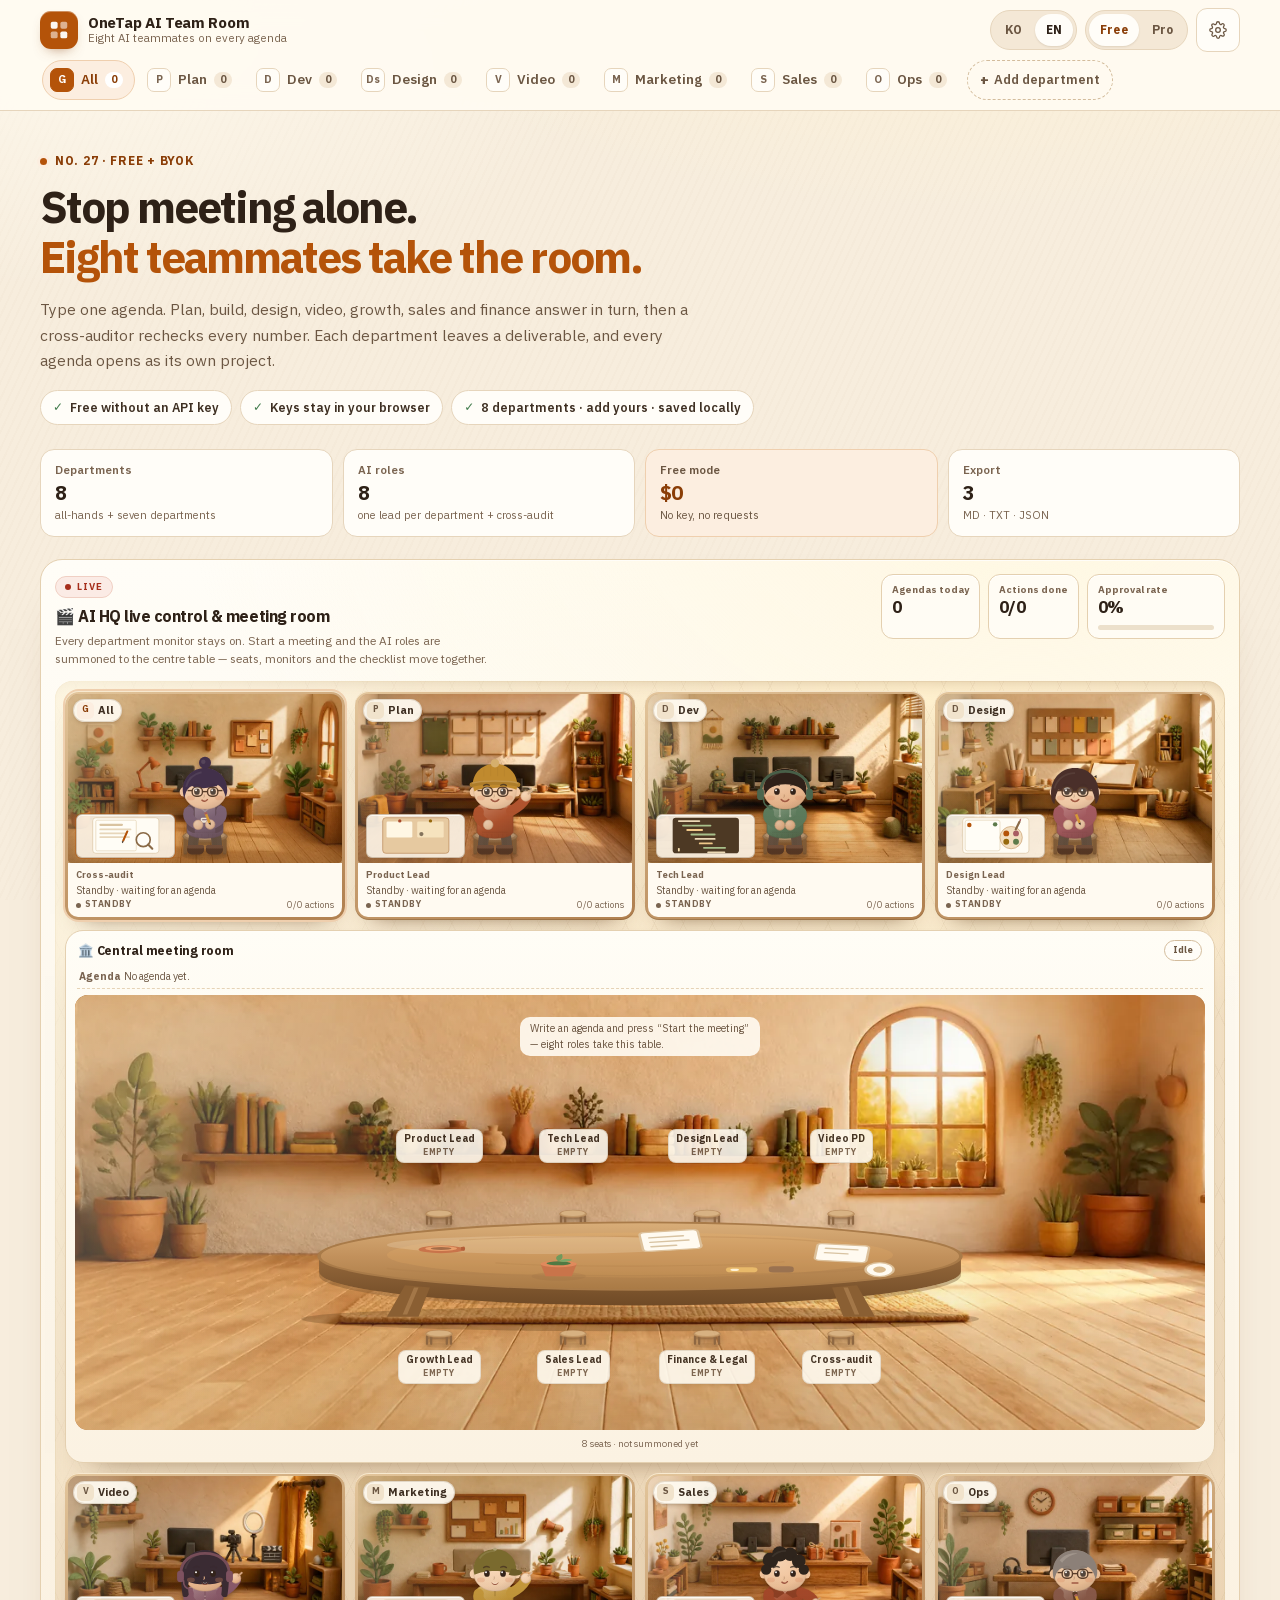
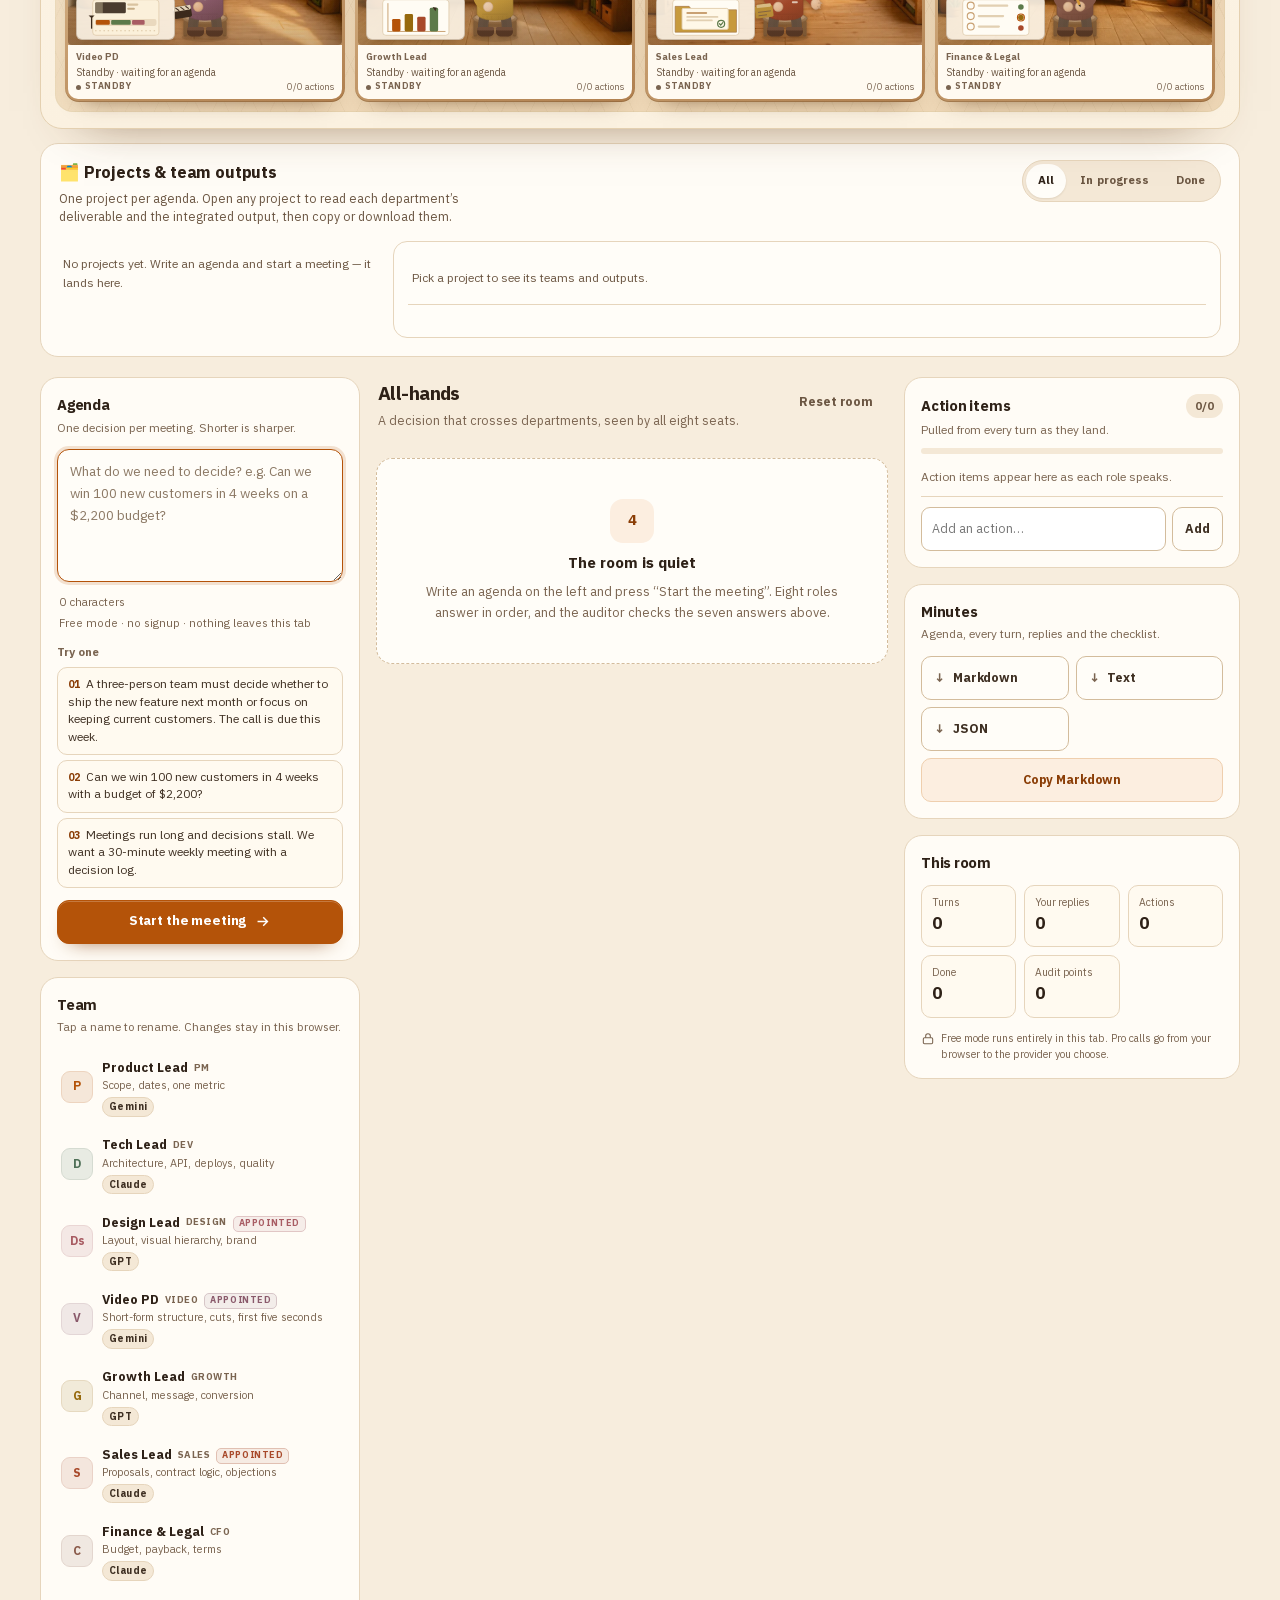
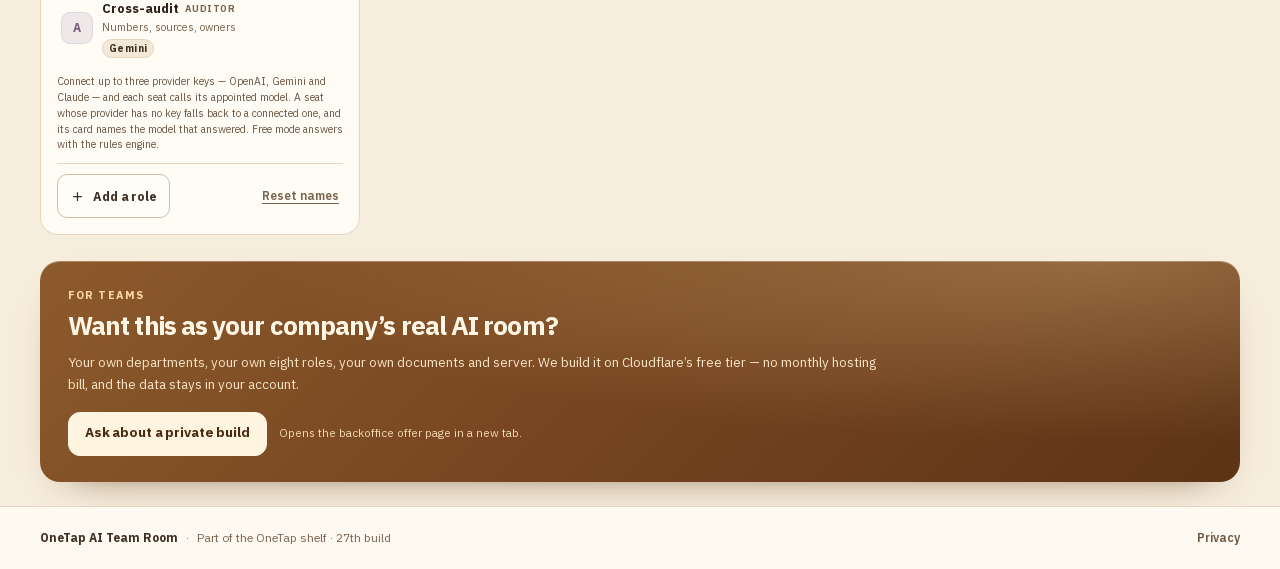
<file: index.html>
<!DOCTYPE html>
<html lang="ko" data-design="designref.v3/warm-clay-diorama">
<head>
<meta charset="utf-8">
<meta name="viewport" content="width=device-width, initial-scale=1, viewport-fit=cover">
<title>원탭 AI 팀 회의실 — AI 8명과 하는 회의</title>
<meta name="description" content="안건을 한 줄 넣으면 기획·개발·디자인·영상·마케팅·영업·재무 리드가 차례로 발언하고, 교차검수가 숫자와 허점을 다시 봅니다. 부서마다 산출물을 남기고, 안건마다 프로젝트로 쌓입니다. 8개 부서에 내 부서를 더할 수 있고 API 키 없이 무료입니다.">
<meta name="robots" content="index, follow">
<meta name="color-scheme" content="light">
<meta name="theme-color" content="#F7EDDD">
<link rel="canonical" href="https://marcj81.github.io/onetap-team-room/">
<meta property="og:type" content="website">
<meta property="og:site_name" content="OneTap AI Team Room">
<meta property="og:title" content="원탭 AI 팀 회의실 — 혼자 회의하지 마세요">
<meta property="og:description" content="AI 8명이 안건을 두고 발언하고 교차검수가 숫자를 검수합니다. 부서마다 산출물과 프로젝트 기록이 남습니다. 8개 부서 + 내 부서 추가. 무료, 회원가입 없음, 키는 내 브라우저에만.">
<meta property="og:url" content="https://marcj81.github.io/onetap-team-room/">
<meta property="og:locale" content="ko_KR">
<meta property="og:locale:alternate" content="en_US">
<meta name="twitter:card" content="summary">
<link rel="icon" href="favicon.svg" type="image/svg+xml">
<link rel="preload" href="assets/fonts/plexkr-Regular.woff2" as="font" type="font/woff2" crossorigin>
<link rel="stylesheet" href="styles.css">
</head>
<body>
<a class="skip" href="#room" data-i18n="skip">회의실로 바로 가기</a>

<header class="topbar">
  <div class="wrap topbar__in">
    <a class="brand" href="./" aria-label="OneTap AI Team Room">
      <span class="brand__mark" aria-hidden="true">
        <svg viewBox="0 0 24 24" width="22" height="22" fill="none">
          <rect x="3" y="3" width="7.5" height="7.5" rx="2" fill="currentColor" opacity=".95"/>
          <rect x="13.5" y="3" width="7.5" height="7.5" rx="2" fill="currentColor" opacity=".55"/>
          <rect x="3" y="13.5" width="7.5" height="7.5" rx="2" fill="currentColor" opacity=".55"/>
          <rect x="13.5" y="13.5" width="7.5" height="7.5" rx="2" fill="currentColor" opacity=".95"/>
        </svg>
      </span>
      <span class="brand__text">
        <strong data-i18n="brand.name">OneTap AI Team Room</strong>
        <span data-i18n="brand.sub">안건마다 AI 8명이 들어옵니다</span>
      </span>
    </a>

    <div class="rooms-wrap">
      <nav class="rooms" id="roomTabs" aria-label="회의실 목록" data-i18n-aria="rooms.label"></nav>
      <button type="button" class="room-add" id="addRoomBtn" aria-label="부서 추가" data-i18n-aria="room.addTitle">
        <span aria-hidden="true">+</span><span data-i18n="room.add">부서 추가</span>
      </button>
    </div>

    <div class="top-actions">
      <div class="seg seg--lang" role="group" aria-labelledby="langLabel">
        <span class="sr" id="langLabel" data-i18n="nav.langLabel">언어</span>
        <button type="button" class="seg__btn" data-lang="ko" aria-pressed="true">KO</button>
        <button type="button" class="seg__btn" data-lang="en" aria-pressed="false">EN</button>
      </div>
      <div class="seg seg--mode" role="group" aria-label="Mode">
        <button type="button" class="seg__btn is-on" data-mode="free" id="modeFree" aria-pressed="true" data-i18n="mode.free">무료</button>
        <button type="button" class="seg__btn" data-mode="pro" id="modePro" aria-pressed="false" data-i18n="mode.pro">Pro</button>
      </div>
      <button type="button" class="icon-btn" id="proOpen" aria-label="Pro connection" data-i18n-aria="pro.title">
        <svg viewBox="0 0 24 24" width="18" height="18" fill="none" stroke="currentColor" stroke-width="1.7" aria-hidden="true">
          <circle cx="12" cy="12" r="3.1"/><path d="M19.4 15a1.6 1.6 0 0 0 .32 1.77l.06.06a2 2 0 1 1-2.83 2.83l-.06-.06a1.6 1.6 0 0 0-1.77-.32 1.6 1.6 0 0 0-.97 1.47V21a2 2 0 1 1-4 0v-.11a1.6 1.6 0 0 0-1.05-1.47 1.6 1.6 0 0 0-1.77.32l-.06.06a2 2 0 1 1-2.83-2.83l.06-.06A1.6 1.6 0 0 0 4.6 15a1.6 1.6 0 0 0-1.47-.97H3a2 2 0 1 1 0-4h.11A1.6 1.6 0 0 0 4.6 9a1.6 1.6 0 0 0-.32-1.77l-.06-.06a2 2 0 1 1 2.83-2.83l.06.06A1.6 1.6 0 0 0 9 4.6a1.6 1.6 0 0 0 .97-1.47V3a2 2 0 1 1 4 0v.11A1.6 1.6 0 0 0 15 4.6a1.6 1.6 0 0 0 1.77-.32l.06-.06a2 2 0 1 1 2.83 2.83l-.06.06A1.6 1.6 0 0 0 19.4 9v.11a1.6 1.6 0 0 0 1.47.97H21a2 2 0 1 1 0 4h-.11a1.6 1.6 0 0 0-1.49.92z"/>
        </svg>
      </button>
      <span class="pro-count" id="proCount" hidden aria-hidden="true"></span>
    </div>
  </div>
</header>

<main>
  <section class="hero wrap" aria-labelledby="heroTitle">
    <p class="eyebrow"><span class="dot" aria-hidden="true"></span><span data-i18n="hero.eyebrow">27호기 · 무료 + BYOK</span></p>
    <h1 class="hero__title" id="heroTitle">
      <span data-i18n="hero.titleLead">혼자 회의하지 마세요.</span>
      <span class="accent" data-i18n="hero.titleAccent">AI 8명이 같이 봅니다.</span>
    </h1>
    <p class="hero__lead" data-i18n="hero.lead">안건 하나를 넣으면 기획·개발·디자인·영상·마케팅·영업·재무 리드가 차례로 발언하고, 교차검수가 앞선 숫자와 빈틈을 다시 봅니다. 부서마다 산출물을 남기고, 안건마다 프로젝트로 쌓여 다시 열어볼 수 있습니다.</p>
    <ul class="promises">
      <li><span class="tick" aria-hidden="true">✓</span><span data-i18n="hero.promise1">API 키 없이 무료</span></li>
      <li><span class="tick" aria-hidden="true">✓</span><span data-i18n="hero.promise2">키는 내 브라우저에만</span></li>
      <li><span class="tick" aria-hidden="true">✓</span><span data-i18n="hero.promise3">8개 부서 · 내 부서 추가 · 로컬 저장</span></li>
    </ul>
  </section>

  <section class="stats wrap" aria-label="At a glance">
    <div class="stat"><span class="stat__label" data-i18n="stats.rooms">부서</span><strong class="stat__value">8</strong><span class="stat__note" data-i18n="stats.roomsNote">기획 · 개발 · 디자인 · 영상 · 마케팅 · 영업 · 운영</span></div>
    <div class="stat"><span class="stat__label" data-i18n="stats.roles">AI 역할</span><strong class="stat__value">8</strong><span class="stat__note" data-i18n="stats.rolesNote">8개 부서 전담 리드 + 교차검수</span></div>
    <div class="stat stat--accent"><span class="stat__label" data-i18n="stats.cost">무료 모드</span><strong class="stat__value" data-i18n="stats.costValue">0원</strong><span class="stat__note" data-i18n="stats.costNote">외부 요청 0건 · 0원</span></div>
    <div class="stat"><span class="stat__label" data-i18n="stats.export">내보내기</span><strong class="stat__value">3</strong><span class="stat__note" data-i18n="stats.exportNote">MD · TXT · JSON</span></div>
  </section>

  <section class="hq wrap" id="hqPanel" aria-labelledby="hqTitle">
    <div class="hq__card">
      <div class="hq__top">
        <div class="hq__id">
          <span class="hq__tag"><span class="hq__beacon" aria-hidden="true"></span><span data-i18n="hq.live">LIVE</span></span>
          <h2 class="hq__title" id="hqTitle" data-i18n="hq.title">🎬 AI HQ 라이브 관제 &amp; 회의실</h2>
          <p class="hq__sub" data-i18n="hq.sub">부서 모니터는 상시 켜져 있습니다. 회의를 시작하면 AI 역할이 중앙 회의실 테이블로 소집되고, 좌석·모니터·체크리스트가 동시에 움직입니다.</p>
        </div>
        <div class="hud" id="ceoHud" role="group" data-i18n-aria="hq.hud.label" aria-label="CEO 결재 현황">
          <div class="hud__cell">
            <span class="hud__label" data-i18n="hq.hud.agendas">오늘 처리 안건</span>
            <strong class="hud__value" id="hudAgendas">0</strong>
          </div>
          <div class="hud__cell">
            <span class="hud__label" data-i18n="hq.hud.done">완료 액션</span>
            <strong class="hud__value" id="hudDone">0/0</strong>
          </div>
          <div class="hud__cell hud__cell--rate">
            <span class="hud__label" data-i18n="hq.hud.rate">결재율</span>
            <strong class="hud__value" id="hudRate">0%</strong>
            <div class="hud__bar" id="hudBar" role="progressbar" aria-valuemin="0" aria-valuemax="100" aria-valuenow="0" data-i18n-aria="hq.hud.rateAria" aria-label="CEO 결재율"><span id="hqGauge"></span></div>
          </div>
        </div>
      </div>

      <div class="hq__stage" id="hqStage" data-presence="desks">
        <ul class="hq__rail" id="hqLeft" aria-label="부서 모니터" data-i18n-aria="hq.monitors.label"></ul>

        <div class="mroom" id="mroom" data-state="idle">
          <div class="mroom__head">
            <h3 class="mroom__title" data-i18n="hq.room.title">🏛️ 중앙 회의실</h3>
            <span class="mroom__tag" id="mroomTag" data-i18n="hq.room.tagIdle">대기</span>
          </div>
          <p class="mroom__agenda" id="mroomAgenda"></p>
          <div class="mroom__floor">
            <img class="mroom__bg" src="assets/diorama/meeting.webp" alt="" width="1300" height="500" decoding="async">
            <span class="mroom__sun" aria-hidden="true"></span>
            <div class="mroom__air" id="mroomAir" hidden>
              <p class="mroom__airhead"><span class="hq__beacon" aria-hidden="true"></span><span data-i18n="hq.badge.onAir">ON AIR</span><span class="mroom__airwho" id="mroomAirWho"></span></p>
              <p class="mroom__bubble" id="mroomBubble"></p>
            </div>
            <p class="mroom__note" id="mroomNote" data-i18n="hq.room.idle">안건을 넣고 ‘회의 시작’을 누르면 여덟 역할이 이 테이블로 소집됩니다.</p>
            <ul class="mroom__seats mroom__seats--back" id="mroomTop" aria-label="회의실 좌석" data-i18n-aria="hq.seat.label"></ul>
            <div class="mroom__table">
              <svg class="mroom__tabletop" viewBox="0 0 400 120" preserveAspectRatio="none" aria-hidden="true" focusable="false">
                <defs>
                  <linearGradient id="mtop" x1="0" y1="0" x2="0" y2="1">
                    <stop offset="0" stop-color="#d9ae79"></stop>
                    <stop offset=".5" stop-color="#c2915c"></stop>
                    <stop offset="1" stop-color="#a97a45"></stop>
                  </linearGradient>
                  <linearGradient id="mrim" x1="0" y1="0" x2="0" y2="1">
                    <stop offset="0" stop-color="#96693c"></stop>
                    <stop offset="1" stop-color="#6f4a26"></stop>
                  </linearGradient>
                  <linearGradient id="medge" x1="0" y1="0" x2="1" y2="0">
                    <stop offset="0" stop-color="#6d4a26" stop-opacity=".38"></stop>
                    <stop offset=".5" stop-color="#6d4a26" stop-opacity="0"></stop>
                    <stop offset="1" stop-color="#6d4a26" stop-opacity=".38"></stop>
                  </linearGradient>
                </defs>
                <ellipse cx="200" cy="106" rx="150" ry="11" fill="#4a2e12" opacity=".26"></ellipse>
                <path d="M58 50a142 30 0 0 0 284 0v14a142 30 0 0 1-284 0z" fill="url(#mrim)"></path>
                <path d="M58 64a142 30 0 0 0 284 0v3a142 30 0 0 1-284 0z" fill="url(#medge)"></path>
                <path d="M96 76l-8 28h14l5-26zM296 76l8 28h-14l-5-26z" fill="#8a5f33"></path>
                <path d="M100 78l-5 24h2l5-24zM292 78l5 24h-2l-5-24z" fill="#b98a5a" opacity=".55"></path>
                <ellipse cx="200" cy="50" rx="142" ry="30" fill="url(#mtop)" stroke="#a97b49" stroke-width="1.6"></ellipse>
                <ellipse class="mroom__glow" cx="200" cy="49" rx="112" ry="20" fill="#f4b96a" opacity=".16"></ellipse>
                <ellipse cx="158" cy="40" rx="70" ry="8" fill="#fff8e8" opacity=".18"></ellipse>
                <path d="M88 61c36 9 188 9 224-2" fill="none" stroke="#b1814f" stroke-width="1.4" opacity=".5"></path>
                <path d="M120 36c30-5 130-5 160 1M136 56c26 4 100 4 128-1" fill="none" stroke="#a2743f" stroke-width="1" opacity=".22"></path>
                <g>
                  <ellipse cx="112" cy="44" rx="10" ry="3.4" fill="#c9744a"></ellipse>
                  <ellipse cx="112" cy="43.2" rx="7" ry="2.2" fill="#e9a06c"></ellipse>
                  <ellipse cx="112" cy="43.2" rx="4.6" ry="1.3" fill="#5d3a24" opacity=".5"></ellipse>
                  <path d="M121.4 41.8a3.8 3.8 0 0 1 0 3.2" fill="none" stroke="#b45f38" stroke-width="1.7"></path>
                </g>
                <g transform="rotate(-7 218 32)">
                  <rect x="200" y="27" width="26" height="17" rx="2.2" fill="#fffaf0" stroke="#dcc09a" stroke-width="1.1"></rect>
                  <path d="M204 32h15M204 36h17M204 40h11" stroke="#d8c3a2" stroke-width="1.2" stroke-linecap="round"></path>
                </g>
                <g transform="rotate(6 292 46)">
                  <rect x="278" y="40" width="23" height="15" rx="2" fill="#fffaf0" stroke="#dcc09a" stroke-width="1.1"></rect>
                  <path d="M282 44h14M282 48h10" stroke="#d8c3a2" stroke-width="1.2" stroke-linecap="round"></path>
                </g>
                <g>
                  <ellipse cx="164" cy="68" rx="12" ry="4" fill="#8f6440" opacity=".18"></ellipse>
                  <path d="M156 57h16l-2.2 11h-11.6z" fill="#c9744a"></path>
                  <ellipse cx="164" cy="57" rx="8" ry="2.8" fill="#e08a5c"></ellipse>
                  <ellipse cx="164" cy="56.4" rx="5.4" ry="1.8" fill="#4f7a43"></ellipse>
                  <path d="M164 54.8c-2.2-3-.8-5.6 1.4-6.6.7 2.4.3 4.8-1.4 6.6z" fill="#6f9a5c"></path>
                  <path d="M164 54.4c2-2.4 4.6-2.2 6-1.2-1.6 1.9-3.8 2.6-6 1.2z" fill="#7aa868"></path>
                </g>
                <g>
                  <rect x="238" y="60" width="14" height="4.4" rx="2.2" fill="#e8b96a"></rect>
                  <rect x="240" y="61.2" width="3.8" height="2" rx="1" fill="#fdf1d8"></rect>
                  <rect x="257" y="59" width="11" height="5.6" rx="2" fill="#9a7250"></rect>
                  <circle cx="306" cy="62" r="6.2" fill="#fffaf0" stroke="#dcc09a" stroke-width="1.1"></circle>
                  <circle cx="306" cy="62" r="2.8" fill="#d9b98c"></circle>
                </g>
              </svg>
            </div>
            <ul class="mroom__seats mroom__seats--front" id="mroomBottom" aria-label="회의실 좌석" data-i18n-aria="hq.seat.label"></ul>
          </div>
          <p class="mroom__foot" id="mroomFoot"></p>
        </div>

        <ul class="hq__rail" id="hqRight" aria-label="부서 모니터" data-i18n-aria="hq.monitors.label"></ul>
        <div class="hq__travel" id="hqTravel" aria-hidden="true"></div>
      </div>
    </div>
  </section>

  <section class="projects wrap" id="projectPanel" aria-labelledby="projectTitle">
    <div class="projects__card">
      <div class="projects__head">
        <div class="projects__id">
          <h2 class="projects__title" id="projectTitle" data-i18n="project.title">🗂️ 프로젝트 &amp; 팀 아웃풋</h2>
          <p class="projects__sub" data-i18n="project.sub">안건마다 프로젝트가 하나씩 쌓입니다. 부서별 산출물과 최종 통합 아웃풋을 여기서 펼쳐 읽고 복사·내려받기 합니다.</p>
        </div>
        <div class="projects__filters" role="group" aria-label="프로젝트 필터" data-i18n-aria="project.filterLabel">
          <button type="button" class="seg__btn is-on" data-project-filter="all" aria-pressed="true" data-i18n="project.all">전체</button>
          <button type="button" class="seg__btn" data-project-filter="active" aria-pressed="false" data-i18n="project.active">진행 중</button>
          <button type="button" class="seg__btn" data-project-filter="done" aria-pressed="false" data-i18n="project.done">완료</button>
        </div>
      </div>
      <div class="projects__body">
        <ul class="plist" id="projectList" aria-label="프로젝트 목록" data-i18n-aria="project.listLabel"></ul>
        <div class="pout" id="projectDetail">
          <div class="pmeta" id="projectMeta"></div>
          <div class="ptools" id="outputTools"></div>
          <ul class="outlist" id="outputList"></ul>
        </div>
      </div>
    </div>
  </section>

  <div class="app wrap" id="room">
    <aside class="col col--left" aria-label="Agenda and team">
      <section class="card agenda-card">
        <div class="card__head">
          <h2 class="card__title" data-i18n="agenda.title">안건</h2>
          <p class="card__sub" data-i18n="agenda.sub">회의 하나에 결정 하나. 짧을수록 날카롭습니다.</p>
        </div>
        <label class="sr" for="agendaInput" data-i18n="agenda.title">안건</label>
        <textarea id="agendaInput" class="agenda-input" rows="5" maxlength="600" spellcheck="false" autocapitalize="off" data-i18n-placeholder="agenda.placeholder" placeholder="무엇을 정해야 하나요? 예: 월 300만원 예산으로 4주 안에 신규 고객 100명을 만들 수 있을까요?"></textarea>
        <div class="agenda-meta">
          <span id="agendaCount" class="muted tiny">0자</span>
          <span class="muted tiny" data-i18n="agenda.note">무료 모드 · 회원가입 없음 · 이 탭 밖으로 나가지 않습니다</span>
        </div>
        <p class="samples__label" data-i18n="agenda.samples">샘플 안건</p>
        <div class="samples" id="sampleChips"></div>
        <button type="button" class="btn btn--primary btn--block" id="runBtn">
          <span class="btn__label" data-i18n="agenda.run">회의 시작</span>
          <svg viewBox="0 0 24 24" width="17" height="17" fill="none" stroke="currentColor" stroke-width="2" aria-hidden="true"><path d="M5 12h14M13 6l6 6-6 6"/></svg>
        </button>
        <p class="form-error" id="agendaError" role="alert" hidden></p>
        <div class="run-progress" id="runProgress" hidden>
          <span class="spinner" aria-hidden="true"></span>
          <span id="runProgressText" data-i18n="agenda.running">발언 중…</span>
        </div>
      </section>

      <section class="card team-card">
        <div class="card__head">
          <h2 class="card__title" data-i18n="team.title">팀 구성</h2>
          <p class="card__sub" data-i18n="team.sub">이름을 누르면 바꿀 수 있습니다. 이 브라우저에만 저장됩니다.</p>
        </div>
        <ul class="roster" id="roster"></ul>
        <p class="roster__note" data-i18n="team.modelNote">GPT · Gemini · Claude는 Pro에서 이 역할을 부르는 기본 모델입니다. 연결한 제공자 키로 호출하고, 무료 모드는 규칙 엔진이 답합니다.</p>
        <div class="team-foot">
          <button type="button" class="btn btn--ghost btn--sm" id="addRoleBtn">
            <svg viewBox="0 0 24 24" width="15" height="15" fill="none" stroke="currentColor" stroke-width="2" aria-hidden="true"><path d="M12 5v14M5 12h14"/></svg>
            <span data-i18n="team.add">역할 추가</span>
          </button>
          <button type="button" class="link-btn" id="resetNamesBtn" data-i18n="team.resetNames">기본 이름으로</button>
        </div>
      </section>
    </aside>

    <section class="col col--main thread-wrap" aria-labelledby="threadTitle">
      <div class="thread-head">
        <div>
          <h2 class="thread-title" id="threadTitle">전체 회의</h2>
          <p class="thread-sub" id="threadSub">부서를 넘는 결정을 여덟 역할이 한 번씩 봅니다.</p>
        </div>
        <div class="thread-tools">
          <button type="button" class="btn btn--ghost btn--sm" id="continueBtn" hidden>
            <span data-i18n="agenda.continue">이어서 토론</span>
          </button>
          <button type="button" class="btn btn--quiet btn--sm" id="deleteRoomBtn" hidden data-i18n="room.delete">부서 삭제</button>
          <button type="button" class="btn btn--quiet btn--sm" id="resetRoomBtn" data-i18n="agenda.reset">방 초기화</button>
        </div>
      </div>
      <div class="thread" id="thread" aria-live="polite" aria-label="회의 발언" data-i18n-aria="thread.label"></div>
    </section>

    <aside class="col col--right">
      <section class="card actions-card">
        <div class="card__head card__head--row">
          <h2 class="card__title" data-i18n="actions.title">액션아이템</h2>
          <span class="pill" id="actionsProgress">0/0</span>
        </div>
        <p class="card__sub" data-i18n="actions.sub">발언이 나올 때마다 바로 쌓입니다.</p>
        <div class="bar" aria-hidden="true"><span id="actionsBar"></span></div>
        <ul class="actions" id="actionList"></ul>
        <p class="empty-note" id="actionsEmpty" data-i18n="actions.empty">각 역할이 발언하면 여기에 액션이 쌓입니다.</p>
        <form class="action-add" id="actionForm">
          <label class="sr" for="actionInput" data-i18n="actions.addPlaceholder">액션 직접 추가</label>
          <input type="text" id="actionInput" maxlength="120" spellcheck="false" data-i18n-placeholder="actions.addPlaceholder" placeholder="액션 직접 추가…">
          <button type="submit" class="btn btn--ghost btn--sm" data-i18n="actions.add">추가</button>
        </form>
      </section>

      <section class="card export-card">
        <div class="card__head">
          <h2 class="card__title" data-i18n="export.title">회의록</h2>
          <p class="card__sub" data-i18n="export.sub">안건, 모든 발언, 답글, 체크리스트까지.</p>
        </div>
        <div class="export-grid">
          <button type="button" class="btn btn--ghost btn--sm" data-export="md"><span>↓</span> <span data-i18n="export.md">마크다운</span></button>
          <button type="button" class="btn btn--ghost btn--sm" data-export="txt"><span>↓</span> <span data-i18n="export.txt">텍스트</span></button>
          <button type="button" class="btn btn--ghost btn--sm" data-export="json"><span>↓</span> <span data-i18n="export.json">JSON</span></button>
          <button type="button" class="btn btn--soft btn--sm" id="copyBtn"><span data-i18n="export.copy">마크다운 복사</span></button>
        </div>
        <p class="form-error" id="exportError" role="alert" hidden></p>
      </section>

      <section class="card summary-card">
        <h2 class="card__title" data-i18n="summary.title">이 방의 기록</h2>
        <dl class="summary-grid">
          <div><dt data-i18n="summary.messages">발언</dt><dd id="sumMessages">0</dd></div>
          <div><dt data-i18n="summary.replies">내 답글</dt><dd id="sumReplies">0</dd></div>
          <div><dt data-i18n="summary.items">액션</dt><dd id="sumItems">0</dd></div>
          <div><dt data-i18n="summary.done">완료</dt><dd id="sumDone">0</dd></div>
          <div><dt data-i18n="summary.audits">검수 지적</dt><dd id="sumAudits">0</dd></div>
        </dl>
        <p class="local-note">
          <svg viewBox="0 0 24 24" width="14" height="14" fill="none" stroke="currentColor" stroke-width="1.8" aria-hidden="true"><rect x="4" y="10" width="16" height="10" rx="2"/><path d="M8 10V7a4 4 0 0 1 8 0v3"/></svg>
          <span data-i18n="footer.note">무료 모드는 이 탭 안에서만 돌아갑니다. Pro 호출은 내 브라우저에서 선택한 제공자로 갑니다.</span>
        </p>
      </section>
    </aside>
  </div>

  <section class="cta wrap" aria-labelledby="ctaTitle">
    <div class="cta__card">
      <p class="cta__eyebrow" data-i18n="cta.eyebrow">팀 단위 도입</p>
      <h2 class="cta__title" id="ctaTitle" data-i18n="cta.title">우리 회사 전용 실제 AI 팀 회의실이 필요하신가요?</h2>
      <p class="cta__body" data-i18n="cta.body">우리 팀 역할 구성, 우리 문서, 우리 서버로 만듭니다. Cloudflare 무료 서버에 올려 월 유지비 0원, 데이터는 회사 계정 안에만 둡니다.</p>
      <div class="cta__foot">
        <a class="btn btn--primary" href="https://marcj81.github.io/ai-backoffice-offer/" target="_blank" rel="noopener noreferrer" data-i18n="cta.button">맞춤 구축 문의</a>
        <span class="cta__note" data-i18n="cta.note">새 탭에서 백오피스 제안 페이지가 열립니다.</span>
      </div>
    </div>
  </section>
</main>

<footer class="foot">
  <div class="wrap foot__in">
    <span class="foot__brand">OneTap AI Team Room</span>
    <span class="foot__sep" aria-hidden="true">·</span>
    <span data-i18n="footer.built">원탭 도구 허브 · 27호기</span>
    <a href="privacy.html" data-i18n="footer.privacy">개인정보 처리</a>
  </div>
</footer>

<!-- Pro panel -->
<div class="modal" id="proModal" hidden>
  <div class="modal__backdrop" data-close="pro"></div>
  <div class="modal__panel modal__panel--pro" role="dialog" aria-modal="true" aria-labelledby="proTitle">
    <div class="modal__head">
      <h2 id="proTitle" data-i18n="pro.title">Pro 연결</h2>
      <button type="button" class="icon-btn icon-btn--plain" data-close="pro" aria-label="Close">✕</button>
    </div>
    <p class="modal__sub" data-i18n="pro.sub">세 제공자의 키를 한 화면에서 각각 저장합니다. GPT·Claude는 키 없이 웹 구독 브리지로도 쓸 수 있습니다. 키와 질문은 이 브라우저에서 그 제공자로만 가고, 우리 서버를 거치지 않습니다.</p>
    <div class="pro-status" id="proStatus">
      <span class="pro-status__label" data-i18n="pro.status">상태</span>
      <span class="pro-status__value" id="proStatusValue">No key yet</span>
      <span class="pro-status__badge" id="proStatusBadge" hidden>0/3</span>
    </div>

    <div class="free-taste" id="freeTaste">
      <div class="free-taste__head">
        <b data-i18n="pro.freeTitle">무료 체험</b>
        <span class="free-taste__note" id="freeStatus" data-i18n="pro.freeStatus">하루 5회 · 3개 부서까지</span>
      </div>
      <p class="free-taste__desc" data-i18n="pro.freeDesc">키 없이 무료 AI가 이번 라운드의 부서 3곳을 답합니다.</p>
      <div class="free-taste__actions">
        <button type="button" class="btn btn--primary btn--sm" id="freeRoundBtn" data-i18n="pro.freeButton">무료 AI로 3개 부서 답 받기</button>
        <span class="muted" id="freeRemain"></span>
      </div>
      <div class="free-limit" id="freeLimitCard" hidden></div>
    </div>
    <form id="proForm" class="pro-form">
      <section class="pro-slot" data-pro-slot="openai" data-pro-provider="openai">
        <header class="pro-slot__head">
          <span class="pro-slot__title"><b>OpenAI</b><em>GPT</em></span>
          <span class="pro-slot__badge" data-pro-badge="openai">Not connected</span>
        </header>
        <div class="pro-slot__grid">
          <div class="field">
            <label for="proModelOpenai" data-i18n="pro.model">모델</label>
            <input type="text" id="proModelOpenai" data-pro-model="openai" autocomplete="off" spellcheck="false" value="gpt-4o-mini">
          </div>
          <div class="field">
            <label for="proKeyOpenai" data-i18n="pro.key">API 키</label>
            <input type="password" id="proKeyOpenai" data-pro-key="openai" autocomplete="off" spellcheck="false" placeholder="sk-…">
          </div>
        </div>
        <label class="pro-bridge" data-pro-bridge-row="openai">
          <input type="checkbox" data-pro-bridge="openai">
          <span class="pro-bridge__text"><b data-i18n="pro.bridgeToggle">웹 구독 브리지로 사용</b>
            <em data-i18n="pro.bridgeHint">키 없이 ChatGPT 웹에서 답을 받아 붙여넣습니다. 키를 넣으면 키가 먼저입니다.</em></span>
        </label>
        <p class="pro-slot__saved" data-pro-saved="openai" hidden></p>
        <div class="pro-slot__actions">
          <button type="button" class="btn btn--primary btn--sm" data-pro-save="openai" data-i18n="pro.saveOne">저장</button>
          <button type="button" class="btn btn--quiet btn--sm" data-pro-clear="openai" data-i18n="pro.deleteOne">키 삭제</button>
          <button type="button" class="link-btn" data-pro-reset-model="openai" data-i18n="pro.resetModel">기본 모델</button>
        </div>
      </section>

      <section class="pro-slot" data-pro-slot="gemini" data-pro-provider="gemini">
        <header class="pro-slot__head">
          <span class="pro-slot__title"><b>Google Gemini</b><em>Gemini</em></span>
          <span class="pro-slot__badge" data-pro-badge="gemini">Not connected</span>
        </header>
        <div class="pro-slot__grid">
          <div class="field">
            <label for="proModelGemini" data-i18n="pro.model">모델</label>
            <input type="text" id="proModelGemini" data-pro-model="gemini" autocomplete="off" spellcheck="false" value="gemini-3.5-flash-lite">
          </div>
          <div class="field">
            <label for="proKeyGemini" data-i18n="pro.key">API 키</label>
            <input type="password" id="proKeyGemini" data-pro-key="gemini" autocomplete="off" spellcheck="false" placeholder="AIza…">
          </div>
        </div>
        <p class="pro-slot__note" data-i18n="pro.geminiNote">기본 모델 gemini-3.5-flash-lite · 무료 티어 15 RPM / 500 RPD. 2.5-flash는 12/1에 전환되므로 기본값을 바꿨습니다.</p>
        <p class="pro-slot__saved" data-pro-saved="gemini" hidden></p>
        <div class="pro-slot__actions">
          <button type="button" class="btn btn--primary btn--sm" data-pro-save="gemini" data-i18n="pro.saveOne">저장</button>
          <button type="button" class="btn btn--quiet btn--sm" data-pro-clear="gemini" data-i18n="pro.deleteOne">키 삭제</button>
          <button type="button" class="link-btn" data-pro-reset-model="gemini" data-i18n="pro.resetModel">기본 모델</button>
        </div>
      </section>

      <section class="pro-slot" data-pro-slot="claude" data-pro-provider="claude">
        <header class="pro-slot__head">
          <span class="pro-slot__title"><b>Anthropic Claude</b><em>Claude</em></span>
          <span class="pro-slot__badge" data-pro-badge="claude">Not connected</span>
        </header>
        <div class="pro-slot__grid">
          <div class="field">
            <label for="proModelClaude" data-i18n="pro.model">모델</label>
            <input type="text" id="proModelClaude" data-pro-model="claude" autocomplete="off" spellcheck="false" value="claude-sonnet-4-20250514">
          </div>
          <div class="field">
            <label for="proKeyClaude" data-i18n="pro.key">API 키</label>
            <input type="password" id="proKeyClaude" data-pro-key="claude" autocomplete="off" spellcheck="false" placeholder="sk-ant-…">
          </div>
        </div>
        <label class="pro-bridge" data-pro-bridge-row="claude">
          <input type="checkbox" data-pro-bridge="claude">
          <span class="pro-bridge__text"><b data-i18n="pro.bridgeToggle">웹 구독 브리지로 사용</b>
            <em data-i18n="pro.bridgeHintClaude">키 없이 Claude 웹에서 답을 받아 붙여넣습니다. 키를 넣으면 키가 먼저입니다.</em></span>
        </label>
        <p class="pro-slot__saved" data-pro-saved="claude" hidden></p>
        <div class="pro-slot__actions">
          <button type="button" class="btn btn--primary btn--sm" data-pro-save="claude" data-i18n="pro.saveOne">저장</button>
          <button type="button" class="btn btn--quiet btn--sm" data-pro-clear="claude" data-i18n="pro.deleteOne">키 삭제</button>
          <button type="button" class="link-btn" data-pro-reset-model="claude" data-i18n="pro.resetModel">기본 모델</button>
        </div>
      </section>

      <p class="form-error" id="proError" role="alert" hidden></p>
      <div class="pro-foot">
        <p class="hint" data-i18n="pro.keyHint">키는 이 브라우저의 localStorage에만 저장됩니다. 제공자별로 언제든 지울 수 있습니다.</p>
        <button type="button" class="btn btn--quiet btn--sm" id="proDeleteAll" data-i18n="pro.deleteAll">저장된 키 모두 삭제</button>
      </div>
    </form>
    <p class="modal__note" data-i18n="pro.localNote">OpenAI와 Claude는 브라우저 직접 호출을 막는 경우가 있습니다. 그때는 키 대신 위의 웹 구독 브리지를 켜면 됩니다.</p>
    <p class="modal__note" data-i18n="pro.keyNote">각 키는 그 제공자에게만 전송됩니다. 브리지는 질문을 클립보드에 복사해 ChatGPT·Claude 새 탭을 열 뿐이고, 답은 내가 붙여넣습니다. 이 페이지에는 백엔드가 없습니다.</p>
  </div>
</div>

<!-- Add role -->
<div class="modal" id="roleModal" hidden>
  <div class="modal__backdrop" data-close="role"></div>
  <div class="modal__panel modal__panel--sm" role="dialog" aria-modal="true" aria-labelledby="roleTitle">
    <div class="modal__head">
      <h2 id="roleTitle" data-i18n="team.add">역할 추가</h2>
      <button type="button" class="icon-btn icon-btn--plain" data-close="role" aria-label="Close">✕</button>
    </div>
    <form id="roleForm" class="pro-form">
      <div class="field">
        <label for="roleName" data-i18n="team.nameLabel">역할 이름</label>
        <input type="text" id="roleName" maxlength="24" data-i18n-placeholder="team.namePlaceholder" placeholder="예: 보안 담당">
      </div>
      <div class="field">
        <label for="roleFocus" data-i18n="team.focusLabel">이 역할이 보는 기준</label>
        <select id="roleFocus">
          <option value="pm" data-i18n="team.focusPm">범위, 일정, 지표 하나</option>
          <option value="dev" data-i18n="team.focusDev">아키텍처, API, 배포, 품질</option>
          <option value="design" data-i18n="team.focusDesign">화면 구조, 시각 위계, 브랜드</option>
          <option value="video" data-i18n="team.focusVideo">숏폼 구성, 장면 전환, 첫 5초</option>
          <option value="growth" data-i18n="team.focusGrowth">채널, 메시지, 전환</option>
          <option value="sales" data-i18n="team.focusSales">제안, 계약 논리, 반론 대응</option>
          <option value="cfo" data-i18n="team.focusCfo">예산, 회수, 약관</option>
          <option value="auditor" data-i18n="team.focusAuditor">숫자, 출처, 담당</option>
        </select>
      </div>
      <p class="form-error" id="roleError" role="alert" hidden></p>
      <div class="modal__actions">
        <button type="submit" class="btn btn--primary" data-i18n="team.save">저장</button>
        <button type="button" class="btn btn--quiet" data-close="role" data-i18n="team.cancel">취소</button>
      </div>
    </form>
  </div>
</div>

<!-- Add a department -->
<div class="modal" id="roomModal" hidden>
  <div class="modal__backdrop" data-close="room"></div>
  <div class="modal__panel modal__panel--sm" role="dialog" aria-modal="true" aria-labelledby="roomTitle">
    <div class="modal__head">
      <h2 id="roomTitle" data-i18n="room.addTitle">부서 추가</h2>
      <button type="button" class="icon-btn icon-btn--plain" data-close="room" aria-label="Close">✕</button>
    </div>
    <p class="modal__sub" data-i18n="room.sub">부서 이름을 넣으면 그 부서 맥락으로 8명이 발언합니다. 이 브라우저에만 저장됩니다.</p>
    <form id="roomForm" class="pro-form">
      <div class="field">
        <label for="roomName" data-i18n="room.nameLabel">부서 이름</label>
        <input type="text" id="roomName" maxlength="16" autocomplete="off" data-i18n-placeholder="room.namePlaceholder" placeholder="예: 법무">
      </div>
      <div class="field">
        <label for="roomDesc" data-i18n="room.descLabel">한 줄 설명 (선택)</label>
        <input type="text" id="roomDesc" maxlength="60" autocomplete="off" data-i18n-placeholder="room.descPlaceholder" placeholder="예: 계약·약관·개인정보 검토">
      </div>
      <p class="hint" data-i18n="room.hint">기본 8개 부서는 그대로 남습니다. 직접 추가한 부서만 지울 수 있습니다.</p>
      <p class="form-error" id="roomError" role="alert" hidden></p>
      <div class="modal__actions">
        <button type="submit" class="btn btn--primary" data-i18n="room.save">부서 만들기</button>
        <button type="button" class="btn btn--quiet" data-close="room" data-i18n="team.cancel">취소</button>
      </div>
    </form>
  </div>
</div>

<!-- Delete a department the user added -->
<div class="modal" id="roomDeleteModal" hidden>
  <div class="modal__backdrop" data-close="roomDelete"></div>
  <div class="modal__panel modal__panel--sm" role="dialog" aria-modal="true" aria-labelledby="roomDeleteTitle">
    <div class="modal__head">
      <h2 id="roomDeleteTitle" data-i18n="room.deleteTitle">이 부서를 지울까요?</h2>
    </div>
    <p class="modal__sub"><strong id="roomDeleteName"></strong> <span data-i18n="room.deleteBody">부서와 이 방의 발언·액션이 이 브라우저에서 지워집니다. 기본 8개 부서는 그대로 남습니다.</span></p>
    <div class="modal__actions">
      <button type="button" class="btn btn--danger" id="roomDeleteConfirm" data-i18n="room.deleteConfirm">부서 삭제</button>
      <button type="button" class="btn btn--quiet" data-close="roomDelete" data-i18n="reset.cancel">그대로 두기</button>
    </div>
  </div>
</div>

<!-- Reset room -->
<div class="modal" id="resetModal" hidden>
  <div class="modal__backdrop" data-close="reset"></div>
  <div class="modal__panel modal__panel--sm" role="dialog" aria-modal="true" aria-labelledby="resetTitle">
    <div class="modal__head">
      <h2 id="resetTitle" data-i18n="reset.title">이 방을 초기화할까요?</h2>
    </div>
    <p class="modal__sub" data-i18n="reset.body">이 방의 안건, 발언, 답글, 체크리스트가 이 브라우저에서 지워집니다. 다른 방은 그대로 남습니다.</p>
    <div class="modal__actions">
      <button type="button" class="btn btn--danger" id="resetConfirm" data-i18n="reset.confirm">방 초기화</button>
      <button type="button" class="btn btn--quiet" data-close="reset" data-i18n="reset.cancel">그대로 두기</button>
    </div>
  </div>
</div>

<div class="toast" id="toast" role="status" aria-live="polite" hidden></div>

<script src="engines/ai-guard.js"></script>
<script src="engines/free-ai-client.js"></script>
<script src="data.js"></script>
<script src="core.js"></script>
<script src="i18n.js"></script>
<script src="art.js"></script>
<script src="app.js"></script>
</body>
</html>
</file>
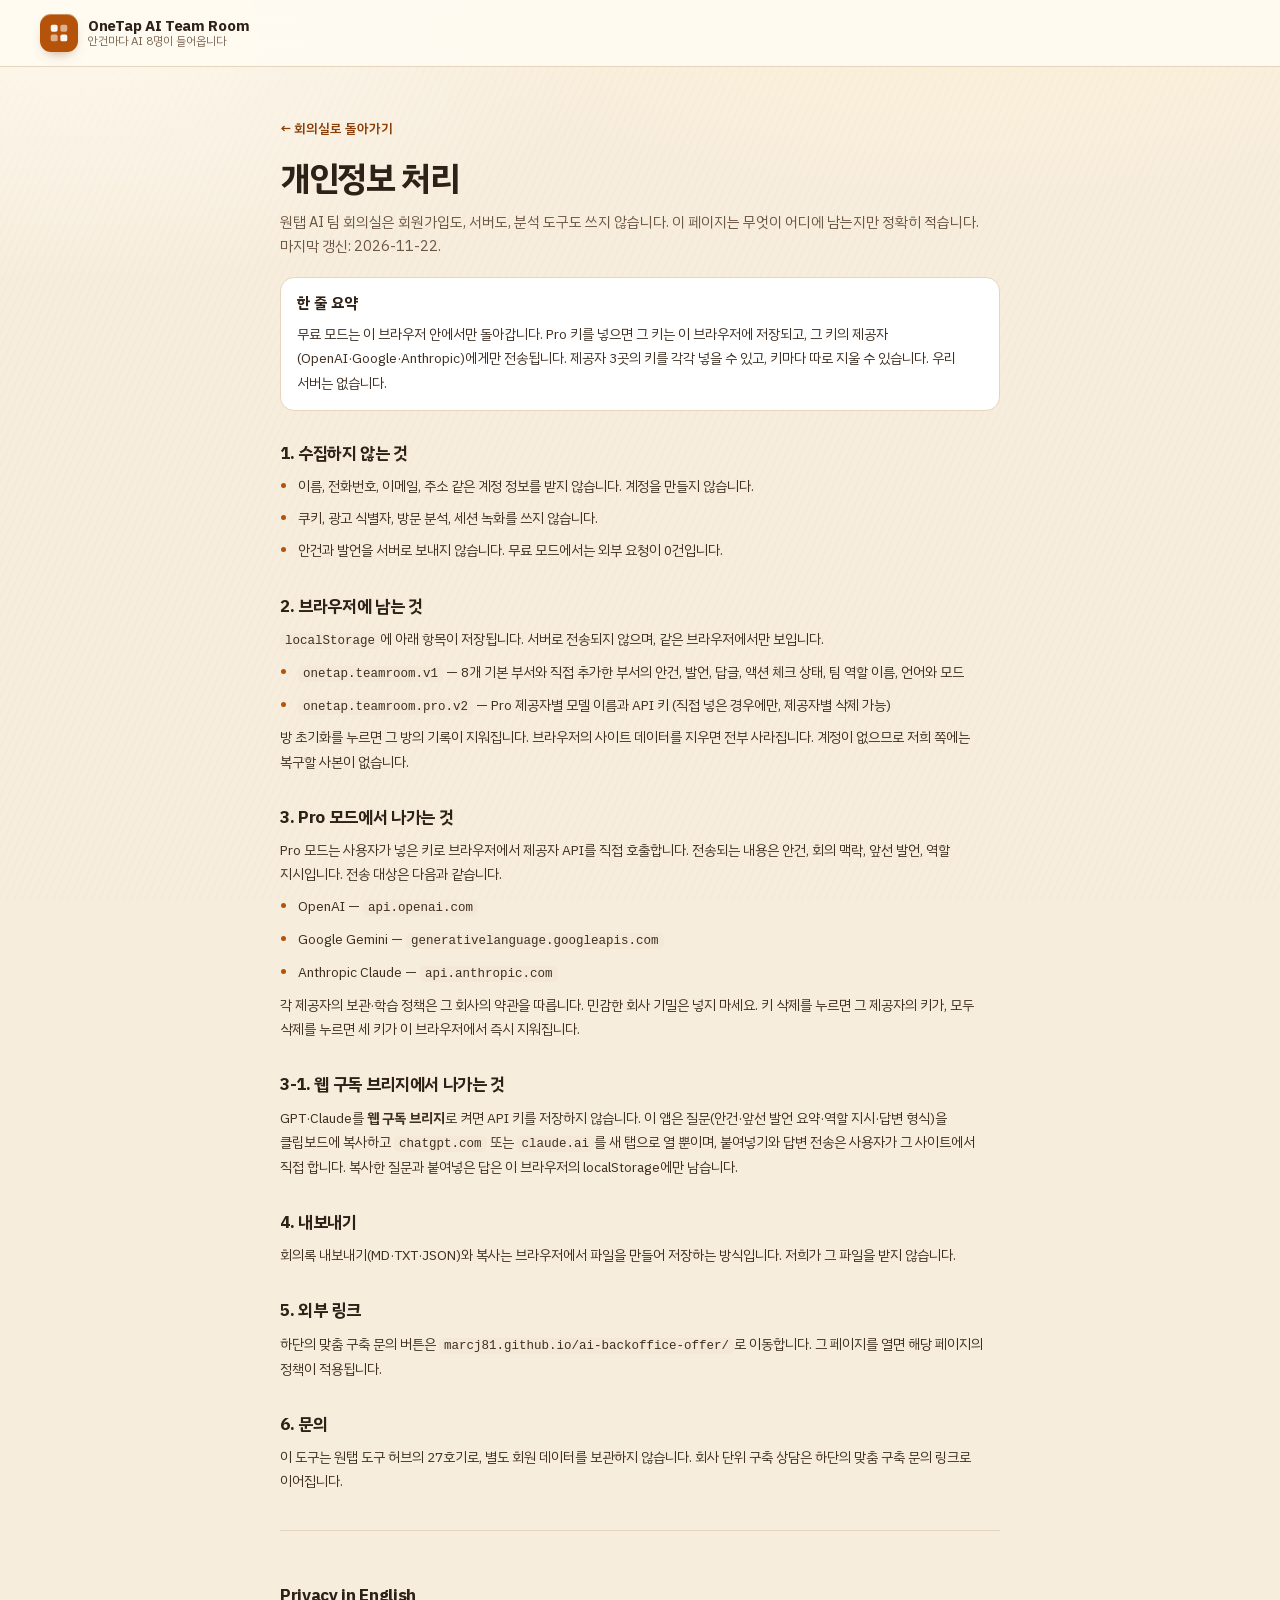
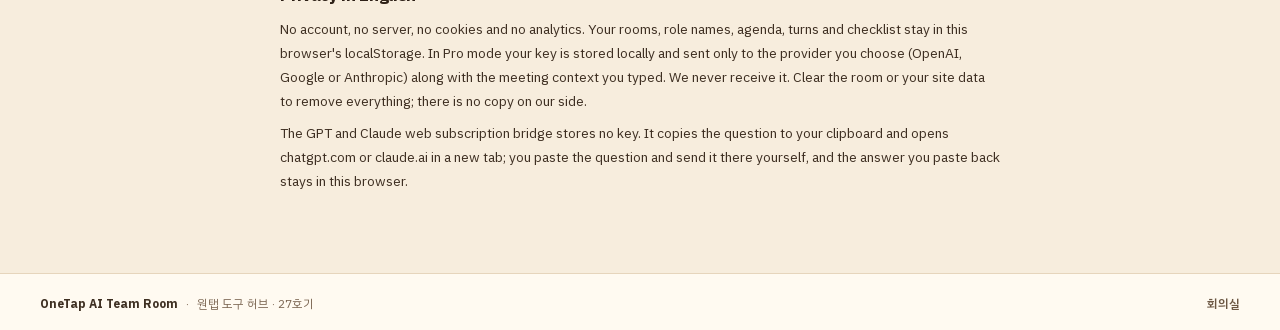
<file: privacy.html>
<!DOCTYPE html>
<html lang="ko">
<head>
<meta charset="utf-8">
<meta name="viewport" content="width=device-width, initial-scale=1">
<title>개인정보 처리 · OneTap AI Team Room</title>
<meta name="description" content="원탭 AI 팀 회의실의 개인정보 처리 방식: 회원가입 없음, 서버 없음, 기록은 브라우저에만, Pro 키는 선택한 제공자에게만 전송.">
<meta name="robots" content="index, follow">
<meta name="theme-color" content="#F8FAFC">
<link rel="icon" href="favicon.svg" type="image/svg+xml">
<link rel="stylesheet" href="styles.css">
<style>
  .doc { max-width: 760px; margin: 0 auto; padding: 40px 20px 64px; }
  .doc h1 { font-size: clamp(26px, 4vw, 34px); font-weight: 800; letter-spacing: -.04em; line-height: 1.2; }
  .doc .lede { margin-top: 10px; color: var(--muted); font-size: 14.5px; line-height: 1.7; word-break: keep-all; }
  .doc h2 { margin-top: 30px; font-size: 17px; font-weight: 700; letter-spacing: -.02em; }
  .doc h3 { margin-top: 20px; font-size: 14px; font-weight: 700; }
  .doc p, .doc li { margin-top: 8px; font-size: 13.8px; line-height: 1.75; color: var(--ink-2); word-break: keep-all; }
  .doc ul { padding-left: 18px; list-style: disc; }
  .doc li::marker { color: var(--accent); }
  .doc .box { margin-top: 18px; padding: 14px 16px; border: 1px solid var(--line); border-radius: 14px; background: #fff; }
  .doc .box strong { color: var(--ink); }
  .doc .back { display: inline-flex; align-items: center; min-height: 44px; margin-bottom: 8px; font-size: 13px; font-weight: 600; color: var(--accent-ink); text-decoration: none; }
  .doc .en { margin-top: 36px; padding-top: 22px; border-top: 1px solid var(--line); }
  .doc code { font-family: var(--mono); font-size: 12.5px; background: var(--surface-2); padding: 1px 5px; border-radius: 5px; }
</style>
</head>
<body>
<header class="topbar">
  <div class="wrap topbar__in">
    <a class="brand" href="./" aria-label="OneTap AI Team Room">
      <span class="brand__mark" aria-hidden="true">
        <svg viewBox="0 0 24 24" width="22" height="22" fill="none">
          <rect x="3" y="3" width="7.5" height="7.5" rx="2" fill="currentColor" opacity=".95"/>
          <rect x="13.5" y="3" width="7.5" height="7.5" rx="2" fill="currentColor" opacity=".55"/>
          <rect x="3" y="13.5" width="7.5" height="7.5" rx="2" fill="currentColor" opacity=".55"/>
          <rect x="13.5" y="13.5" width="7.5" height="7.5" rx="2" fill="currentColor" opacity=".95"/>
        </svg>
      </span>
      <span class="brand__text"><strong>OneTap AI Team Room</strong><span>안건마다 AI 8명이 들어옵니다</span></span>
    </a>
  </div>
</header>

<main class="doc">
  <a class="back" href="./">← 회의실로 돌아가기</a>
  <h1>개인정보 처리</h1>
  <p class="lede">원탭 AI 팀 회의실은 회원가입도, 서버도, 분석 도구도 쓰지 않습니다. 이 페이지는 무엇이 어디에 남는지만 정확히 적습니다. 마지막 갱신: 2026-11-22.</p>

  <div class="box">
    <strong>한 줄 요약</strong>
    <p>무료 모드는 이 브라우저 안에서만 돌아갑니다. Pro 키를 넣으면 그 키는 이 브라우저에 저장되고, 그 키의 제공자(OpenAI·Google·Anthropic)에게만 전송됩니다. 제공자 3곳의 키를 각각 넣을 수 있고, 키마다 따로 지울 수 있습니다. 우리 서버는 없습니다.</p>
  </div>

  <h2>1. 수집하지 않는 것</h2>
  <ul>
    <li>이름, 전화번호, 이메일, 주소 같은 계정 정보를 받지 않습니다. 계정을 만들지 않습니다.</li>
    <li>쿠키, 광고 식별자, 방문 분석, 세션 녹화를 쓰지 않습니다.</li>
    <li>안건과 발언을 서버로 보내지 않습니다. 무료 모드에서는 외부 요청이 0건입니다.</li>
  </ul>

  <h2>2. 브라우저에 남는 것</h2>
  <p><code>localStorage</code>에 아래 항목이 저장됩니다. 서버로 전송되지 않으며, 같은 브라우저에서만 보입니다.</p>
  <ul>
    <li><code>onetap.teamroom.v1</code> — 8개 기본 부서와 직접 추가한 부서의 안건, 발언, 답글, 액션 체크 상태, 팀 역할 이름, 언어와 모드</li>
    <li><code>onetap.teamroom.pro.v2</code> — Pro 제공자별 모델 이름과 API 키 (직접 넣은 경우에만, 제공자별 삭제 가능)</li>
  </ul>
  <p>방 초기화를 누르면 그 방의 기록이 지워집니다. 브라우저의 사이트 데이터를 지우면 전부 사라집니다. 계정이 없으므로 저희 쪽에는 복구할 사본이 없습니다.</p>

  <h2>3. Pro 모드에서 나가는 것</h2>
  <p>Pro 모드는 사용자가 넣은 키로 브라우저에서 제공자 API를 직접 호출합니다. 전송되는 내용은 안건, 회의 맥락, 앞선 발언, 역할 지시입니다. 전송 대상은 다음과 같습니다.</p>
  <ul>
    <li>OpenAI — <code>api.openai.com</code></li>
    <li>Google Gemini — <code>generativelanguage.googleapis.com</code></li>
    <li>Anthropic Claude — <code>api.anthropic.com</code></li>
  </ul>
  <p>각 제공자의 보관·학습 정책은 그 회사의 약관을 따릅니다. 민감한 회사 기밀은 넣지 마세요. 키 삭제를 누르면 그 제공자의 키가, 모두 삭제를 누르면 세 키가 이 브라우저에서 즉시 지워집니다.</p>

  <h2>3-1. 웹 구독 브리지에서 나가는 것</h2>
  <p>GPT·Claude를 <strong>웹 구독 브리지</strong>로 켜면 API 키를 저장하지 않습니다. 이 앱은 질문(안건·앞선 발언 요약·역할 지시·답변 형식)을 클립보드에 복사하고 <code>chatgpt.com</code> 또는 <code>claude.ai</code>를 새 탭으로 열 뿐이며, 붙여넣기와 답변 전송은 사용자가 그 사이트에서 직접 합니다. 복사한 질문과 붙여넣은 답은 이 브라우저의 localStorage에만 남습니다.</p>

  <h2>4. 내보내기</h2>
  <p>회의록 내보내기(MD·TXT·JSON)와 복사는 브라우저에서 파일을 만들어 저장하는 방식입니다. 저희가 그 파일을 받지 않습니다.</p>

  <h2>5. 외부 링크</h2>
  <p>하단의 맞춤 구축 문의 버튼은 <code>marcj81.github.io/ai-backoffice-offer/</code>로 이동합니다. 그 페이지를 열면 해당 페이지의 정책이 적용됩니다.</p>

  <h2>6. 문의</h2>
  <p>이 도구는 원탭 도구 허브의 27호기로, 별도 회원 데이터를 보관하지 않습니다. 회사 단위 구축 상담은 하단의 맞춤 구축 문의 링크로 이어집니다.</p>

  <div class="en">
    <h2>Privacy in English</h2>
    <p>No account, no server, no cookies and no analytics. Your rooms, role names, agenda, turns and checklist stay in this browser's localStorage. In Pro mode your key is stored locally and sent only to the provider you choose (OpenAI, Google or Anthropic) along with the meeting context you typed. We never receive it. Clear the room or your site data to remove everything; there is no copy on our side.</p>
    <p>The GPT and Claude web subscription bridge stores no key. It copies the question to your clipboard and opens chatgpt.com or claude.ai in a new tab; you paste the question and send it there yourself, and the answer you paste back stays in this browser.</p>
  </div>
</main>

<footer class="foot">
  <div class="wrap foot__in">
    <span class="foot__brand">OneTap AI Team Room</span>
    <span class="foot__sep" aria-hidden="true">·</span>
    <span>원탭 도구 허브 · 27호기</span>
    <a href="./">회의실</a>
  </div>
</footer>
</body>
</html>
</file>
<file: styles.css>
/* ============================================================================
   OneTap AI Team Room · styles.css  v2.0.0
   Design: warm clay studio. Page #F7EDDD (oatmeal), cards #FFFCF6, 1px
   #E6D5BC, 18px cards, one burnt-sienna accent #B45309, walnut frames and
   terracotta / mustard / sage points. The HQ stage is a wood-framed diorama:
   generated clay miniature rooms (WebP) with drawn clay figures on top.
   Light only, no neon. Text contrast >= 4.5:1. 44px touch targets.
   390px no overflow.
   ========================================================================== */

@font-face {
  font-family: 'PlexKR';
  src: url('assets/fonts/plexkr-Regular.woff2') format('woff2');
  font-weight: 400;
  font-style: normal;
  font-display: swap;
}
@font-face {
  font-family: 'PlexKR';
  src: url('assets/fonts/plexkr-SemiBold.woff2') format('woff2');
  font-weight: 500 600;
  font-style: normal;
  font-display: swap;
}
@font-face {
  font-family: 'PlexKR';
  src: url('assets/fonts/plexkr-Bold.woff2') format('woff2');
  font-weight: 700 900;
  font-style: normal;
  font-display: swap;
}

:root {
  --bg: #f7eddd;
  --surface: #fffcf6;
  --surface-2: #f4e8d6;
  --surface-3: #eddfc8;
  --ink: #2e2117;
  --ink-2: #3e2f22;
  --muted: #6b5642;
  --muted-2: #7a6450;
  --line: #e6d5bc;
  --line-2: #d3bc9c;
  --accent: #b45309;
  --accent-ink: #8a3d06;
  --accent-deep: #7c3605;
  --accent-soft: #fceee0;
  --accent-line: #efcfae;
  --ok: #3f7a4a;
  --ok-soft: #eff4e6;
  --ok-line: #cbdfc0;
  --warn: #8a5a0b;
  --warn-soft: #fbf1da;
  --warn-line: #ebd6a6;
  --danger: #a62e1b;
  --danger-soft: #fbebe5;
  --danger-line: #f0cfc3;
  --violet: #6b4a6e;
  --violet-soft: #f6eef5;
  --wood: #b98a5a;
  --wood-2: #a2743f;
  --wood-hi: #dcc09a;
  --radius: 18px;
  --radius-sm: 12px;
  --radius-xs: 10px;
  --shadow: 0 1px 2px rgba(74, 46, 20, .05), 0 8px 24px -16px rgba(74, 46, 20, .22);
  --shadow-lift: 0 2px 4px rgba(74, 46, 20, .07), 0 24px 48px -24px rgba(74, 46, 20, .34);
  --tap: 44px;
  --wrap: 1240px;
  --font: 'PlexKR', 'Apple SD Gothic Neo', 'Malgun Gothic', system-ui, -apple-system, sans-serif;
  --mono: ui-monospace, 'SFMono-Regular', Menlo, Consolas, monospace;
}

* { box-sizing: border-box; }

[hidden] { display: none !important; }

html {
  -webkit-text-size-adjust: 100%;
  scroll-behavior: smooth;
}

body {
  margin: 0;
  background-color: var(--bg);
  background-image:
    radial-gradient(1100px 520px at 76% -12%, rgba(255, 244, 214, .9), rgba(255, 244, 214, 0) 62%),
    radial-gradient(900px 420px at 6% 4%, rgba(255, 251, 240, .75), rgba(255, 251, 240, 0) 60%),
    repeating-linear-gradient(115deg, rgba(160, 120, 80, .022) 0 2px, transparent 2px 7px);
  background-attachment: fixed;
  color: var(--ink);
  font-family: var(--font);
  font-size: 15px;
  line-height: 1.55;
  -webkit-font-smoothing: antialiased;
  text-rendering: optimizeLegibility;
}

body.is-locked { overflow: hidden; }

h1, h2, h3, p, ul, ol, dl, dd, figure { margin: 0; }
ul, ol { padding: 0; list-style: none; }
button, input, textarea, select { font: inherit; color: inherit; }
button { cursor: pointer; }
a { color: var(--accent-ink); text-underline-offset: 3px; }
svg { display: block; }

:focus-visible {
  outline: 2px solid var(--accent);
  outline-offset: 2px;
  border-radius: 6px;
}

.wrap {
  width: 100%;
  max-width: var(--wrap);
  margin: 0 auto;
  padding-left: 20px;
  padding-right: 20px;
}

.sr {
  position: absolute !important;
  width: 1px; height: 1px;
  padding: 0; margin: -1px;
  overflow: hidden; clip: rect(0 0 0 0);
  white-space: nowrap; border: 0;
}

.skip {
  position: absolute;
  left: 12px; top: -60px;
  z-index: 300;
  background: var(--ink);
  color: #fff;
  padding: 10px 14px;
  border-radius: 10px;
  text-decoration: none;
  font-weight: 600;
  transition: top .15s ease;
}
.skip:focus { top: 12px; }

.muted { color: var(--muted-2); }
.tiny { font-size: 11.5px; }

/* ── top bar ─────────────────────────────────────────────────────────── */

.topbar {
  position: sticky;
  top: 0;
  z-index: 40;
  background: rgba(255, 251, 242, .92);
  border-bottom: 1px solid var(--line);
  backdrop-filter: saturate(1.3) blur(12px);
}

.topbar__in {
  display: flex;
  align-items: center;
  flex-wrap: wrap;
  gap: 6px 14px;
  min-height: 66px;
  padding-top: 8px;
  padding-bottom: 8px;
}

.brand {
  display: inline-flex;
  align-items: center;
  gap: 10px;
  text-decoration: none;
  color: var(--ink);
  flex: 0 0 auto;
}
.brand__mark {
  width: 38px; height: 38px;
  border-radius: 11px;
  display: grid; place-items: center;
  background: var(--accent);
  color: #fff;
  box-shadow: 0 6px 14px -8px rgba(140, 74, 24, .8), inset 0 1px 0 rgba(255, 255, 255, .35);
}
.brand__text { display: flex; flex-direction: column; line-height: 1.2; }
.brand__text strong { font-size: 15px; font-weight: 700; letter-spacing: -.02em; }
.brand__text span { font-size: 11.5px; color: var(--muted-2); }

.rooms-wrap {
  order: 3;
  display: flex;
  align-items: center;
  gap: 6px;
  flex: 1 0 100%;
  min-width: 0;
}

.rooms {
  display: flex;
  align-items: center;
  gap: 4px;
  margin-left: 0;
  flex: 0 1 auto;
  min-width: 0;
  overflow-x: auto;
  scrollbar-width: thin;
  scrollbar-color: #d3bc9c transparent;
  padding: 2px;
}
.rooms::-webkit-scrollbar { height: 4px; }
.rooms::-webkit-scrollbar-thumb { background: #d3bc9c; border-radius: 999px; }

.room-tab {
  display: inline-flex;
  align-items: center;
  gap: 7px;
  min-height: 40px;
  padding: 6px 11px 6px 7px;
  border: 1px solid transparent;
  border-radius: 999px;
  background: transparent;
  color: var(--muted);
  font-size: 13.5px;
  font-weight: 600;
  white-space: nowrap;
  transition: background .15s ease, color .15s ease, border-color .15s ease;
}
.room-tab:hover { background: var(--surface-2); color: var(--ink); }
.room-tab.is-on {
  background: var(--accent-soft);
  border-color: var(--accent-line);
  color: var(--accent-ink);
}
.room-tab__glyph {
  width: 24px; height: 24px;
  border-radius: 7px;
  display: grid; place-items: center;
  background: #fffdf8;
  border: 1px solid var(--line);
  color: var(--muted-2);
  font-size: 10.5px;
  font-weight: 800;
}
.room-tab.is-on .room-tab__glyph {
  background: var(--accent);
  border-color: var(--accent);
  color: #fff;
}
.room-tab__count {
  min-width: 18px;
  padding: 0 5px;
  border-radius: 999px;
  background: var(--surface-2);
  color: var(--muted);
  font-size: 10.5px;
  font-weight: 700;
  text-align: center;
}
.room-tab.is-on .room-tab__count { background: #fff; color: var(--accent-ink); }

.room-add {
  display: inline-flex;
  align-items: center;
  gap: 5px;
  flex: 0 0 auto;
  min-height: 40px;
  padding: 6px 12px;
  border: 1px dashed var(--line-2);
  border-radius: 999px;
  background: transparent;
  color: var(--muted);
  font-size: 13px;
  font-weight: 600;
  white-space: nowrap;
  transition: background .15s ease, color .15s ease, border-color .15s ease;
}
.room-add span:first-child { font-size: 15px; font-weight: 700; line-height: 1; }
.room-add:hover { color: var(--accent-ink); border-color: var(--accent-line); background: var(--accent-soft); }

.top-actions {
  margin-left: auto;
  display: flex;
  align-items: center;
  gap: 8px;
  flex: 0 0 auto;
}

.seg {
  display: inline-flex;
  padding: 3px;
  gap: 2px;
  background: var(--surface-2);
  border: 1px solid var(--line);
  border-radius: 999px;
}
.seg__btn {
  min-height: 32px;
  padding: 0 11px;
  border: 0;
  border-radius: 999px;
  background: transparent;
  color: var(--muted);
  font-size: 12px;
  font-weight: 700;
  letter-spacing: .01em;
}
.seg__btn:hover { color: var(--ink); }
.seg__btn.is-on {
  background: #fffdf8;
  color: var(--ink);
  box-shadow: 0 1px 2px rgba(74, 46, 20, .12);
}
.seg--mode .seg__btn.is-on { color: var(--accent-ink); }

.icon-btn {
  width: 44px; height: 44px;
  display: grid; place-items: center;
  border: 1px solid var(--line);
  border-radius: 11px;
  background: #fffdf8;
  color: var(--muted);
  transition: color .15s ease, border-color .15s ease, background .15s ease;
}
.icon-btn:hover { color: var(--accent-ink); border-color: var(--accent-line); background: var(--accent-soft); }
.icon-btn--plain { border: 0; background: transparent; width: 36px; height: 36px; font-size: 15px; }

/* ── hero ────────────────────────────────────────────────────────────── */

.hero { padding-top: 38px; padding-bottom: 18px; }
.eyebrow {
  display: inline-flex;
  align-items: center;
  gap: 8px;
  margin-bottom: 12px;
  font-size: 12px;
  font-weight: 700;
  letter-spacing: .06em;
  text-transform: uppercase;
  color: var(--accent-ink);
}
.dot {
  width: 7px; height: 7px;
  border-radius: 50%;
  background: var(--accent);
  box-shadow: 0 0 0 3px var(--accent-soft);
}
.hero__title {
  max-width: 20em;
  font-size: clamp(28px, 4.2vw, 44px);
  font-weight: 800;
  line-height: 1.14;
  letter-spacing: -.045em;
  color: var(--ink);
}
.hero__title span { display: block; }
.hero__title .accent { color: var(--accent); }
.hero__lead {
  max-width: 660px;
  margin-top: 14px;
  font-size: 15.5px;
  line-height: 1.65;
  color: var(--muted);
  word-break: keep-all;
}
.promises {
  display: flex;
  flex-wrap: wrap;
  gap: 8px;
  margin-top: 16px;
}
.promises li {
  display: inline-flex;
  align-items: center;
  gap: 7px;
  padding: 7px 12px;
  border: 1px solid var(--line);
  border-radius: 999px;
  background: #fffdf8;
  font-size: 12.5px;
  font-weight: 600;
  color: var(--ink-2);
}
.tick {
  color: var(--ok);
  font-weight: 800;
  font-size: 12px;
}

/* ── stats ───────────────────────────────────────────────────────────── */

.stats {
  display: grid;
  grid-template-columns: repeat(4, minmax(0, 1fr));
  gap: 10px;
  padding-top: 6px;
  padding-bottom: 8px;
}
.stat {
  display: flex;
  flex-direction: column;
  gap: 2px;
  padding: 12px 14px;
  border: 1px solid var(--line);
  border-radius: 14px;
  background: #fffdf8;
}
.stat--accent { background: var(--accent-soft); border-color: var(--accent-line); }
.stat--accent .stat__label,
.stat--accent .stat__note { color: var(--muted); }
.stat__label { font-size: 11.5px; font-weight: 600; color: var(--muted-2); }
.stat__value { font-size: 20px; font-weight: 800; letter-spacing: -.03em; line-height: 1.15; }
.stat--accent .stat__value { color: var(--accent-ink); }
.stat__note { font-size: 11px; color: var(--muted-2); }

/* ── app grid ────────────────────────────────────────────────────────── */

.app {
  display: grid;
  grid-template-columns: 320px minmax(0, 1fr) 336px;
  gap: 16px;
  align-items: start;
  padding-top: 20px;
}
.col { display: flex; flex-direction: column; gap: 16px; min-width: 0; }

.card {
  background: var(--surface);
  border: 1px solid var(--line);
  border-radius: var(--radius);
  padding: 16px;
  min-width: 0;
}
.card__head { margin-bottom: 12px; }
.card__head--row {
  display: flex;
  align-items: center;
  justify-content: space-between;
  gap: 10px;
  margin-bottom: 4px;
}
.card__title {
  font-size: 14.5px;
  font-weight: 700;
  letter-spacing: -.015em;
  color: var(--ink);
}
.card__sub {
  margin-top: 3px;
  font-size: 11.8px;
  line-height: 1.5;
  color: var(--muted-2);
  word-break: keep-all;
}

/* ── buttons ─────────────────────────────────────────────────────────── */

.btn {
  display: inline-flex;
  align-items: center;
  justify-content: center;
  gap: 8px;
  min-height: var(--tap);
  padding: 0 16px;
  border: 1px solid transparent;
  border-radius: var(--radius-sm);
  background: transparent;
  font-size: 13.5px;
  font-weight: 700;
  letter-spacing: -.01em;
  text-decoration: none;
  white-space: nowrap;
  transition: background .15s ease, border-color .15s ease, color .15s ease, box-shadow .15s ease;
}
.btn--primary {
  background: var(--accent);
  border-color: var(--accent);
  color: #fff;
  box-shadow: 0 10px 20px -14px rgba(140, 74, 24, .95), inset 0 1px 0 rgba(255, 255, 255, .22);
}
.btn--primary:hover { background: var(--accent-ink); border-color: var(--accent-ink); }
.btn--ghost { background: #fffdf8; border-color: var(--line-2); color: var(--ink-2); }
.btn--ghost:hover { border-color: var(--accent-line); background: var(--accent-soft); color: var(--accent-ink); }
.btn--soft { background: var(--accent-soft); border-color: var(--accent-line); color: var(--accent-ink); }
.btn--soft:hover { background: #f8e2cc; }
.btn--quiet { background: transparent; color: var(--muted); }
.btn--quiet:hover { background: var(--surface-2); color: var(--ink); }
.btn--danger { background: var(--danger); border-color: var(--danger); color: #fff; }
.btn--danger:hover { background: #8c2413; border-color: #8c2413; }
.btn--sm { min-height: 44px; padding: 0 12px; font-size: 12.5px; border-radius: 10px; }
.btn--block { width: 100%; }
.btn[disabled] { opacity: .55; cursor: not-allowed; box-shadow: none; }

.link-btn {
  min-height: 32px;
  padding: 0 4px;
  border: 0;
  background: transparent;
  color: var(--muted-2);
  font-size: 12px;
  font-weight: 600;
  text-decoration: underline;
  text-underline-offset: 3px;
}
.link-btn:hover { color: var(--accent-ink); }

.pill {
  display: inline-flex;
  align-items: center;
  min-height: 24px;
  padding: 0 9px;
  border-radius: 999px;
  background: var(--surface-2);
  color: var(--muted);
  font-size: 11px;
  font-weight: 700;
}

/* ── agenda ──────────────────────────────────────────────────────────── */

.agenda-input {
  width: 100%;
  min-height: 118px;
  padding: 11px 12px;
  border: 1px solid var(--line-2);
  border-radius: var(--radius-sm);
  background: #fffdf8;
  font-size: 13.6px;
  line-height: 1.6;
  resize: vertical;
  word-break: keep-all;
}
.agenda-input::placeholder { color: #8d7a66; }
.agenda-input:focus {
  outline: none;
  border-color: var(--accent);
  box-shadow: 0 0 0 3px rgba(180, 83, 9, .16);
}
.agenda-meta {
  display: flex;
  flex-wrap: wrap;
  justify-content: space-between;
  gap: 4px 10px;
  margin: 6px 2px 12px;
  line-height: 1.4;
}
.samples__label {
  margin-bottom: 6px;
  font-size: 11.5px;
  font-weight: 700;
  color: var(--muted-2);
}
.samples { display: flex; flex-direction: column; gap: 5px; margin-bottom: 12px; }
.sample-chip {
  display: block;
  width: 100%;
  padding: 8px 10px;
  border: 1px solid var(--line);
  border-radius: var(--radius-xs);
  background: #fffaf0;
  color: var(--ink-2);
  font-size: 12px;
  line-height: 1.45;
  text-align: left;
  word-break: keep-all;
  transition: border-color .15s ease, background .15s ease;
}
.sample-chip:hover { border-color: var(--accent-line); background: var(--accent-soft); }
.sample-chip b {
  display: inline-block;
  margin-right: 5px;
  color: var(--accent-ink);
  font-size: 10.5px;
  font-weight: 800;
  letter-spacing: .04em;
}

.form-error {
  margin-top: 8px;
  padding: 7px 9px;
  border: 1px solid var(--danger-line);
  border-radius: 9px;
  background: var(--danger-soft);
  color: var(--danger);
  font-size: 12px;
  line-height: 1.45;
}
.run-progress {
  display: flex;
  align-items: center;
  gap: 8px;
  margin-top: 10px;
  color: var(--accent-ink);
  font-size: 12.5px;
  font-weight: 600;
}
.spinner {
  width: 14px; height: 14px;
  border: 2px solid var(--accent-line);
  border-top-color: var(--accent);
  border-radius: 50%;
  animation: spin .8s linear infinite;
}
@keyframes spin { to { transform: rotate(360deg); } }

/* ── team roster ─────────────────────────────────────────────────────── */

.roster { display: flex; flex-direction: column; gap: 2px; }
.roster__row {
  display: flex;
  align-items: center;
  gap: 9px;
  padding: 7px 4px;
  border-radius: 10px;
}
.roster__row:hover { background: #fdf5e9; }
.avatar {
  width: 32px; height: 32px;
  flex: 0 0 auto;
  display: grid; place-items: center;
  border-radius: 9px;
  background: color-mix(in srgb, var(--role, #b45309) 13%, #fffdf8);
  color: var(--role, #b45309);
  font-size: 12px;
  font-weight: 800;
  border: 1px solid color-mix(in srgb, var(--role, #b45309) 24%, #fffdf8);
}
.roster__body { min-width: 0; flex: 1; }
.roster__name {
  display: inline-flex;
  align-items: center;
  gap: 6px;
  max-width: 100%;
  border: 0;
  padding: 0;
  background: transparent;
  font-size: 13px;
  font-weight: 700;
  color: var(--ink);
  text-align: left;
}
.roster__name:hover { color: var(--accent-ink); text-decoration: underline; text-underline-offset: 2px; }
.roster__tag {
  font-size: 9.5px;
  font-weight: 800;
  letter-spacing: .05em;
  color: var(--muted-2);
}
.roster__focus {
  display: block;
  font-size: 11px;
  color: var(--muted-2);
  line-height: 1.35;
  white-space: nowrap;
  overflow: hidden;
  text-overflow: ellipsis;
}
.roster__appointed {
  display: inline-block;
  margin-left: 6px;
  padding: 0 5px;
  border-radius: 5px;
  border: 1px solid color-mix(in srgb, var(--role, #b45309) 34%, #fffdf8);
  background: color-mix(in srgb, var(--role, #b45309) 10%, #fffdf8);
  color: var(--role, #b45309);
  font-size: 9px;
  font-weight: 800;
  letter-spacing: .06em;
  vertical-align: 1px;
}
.roster__model {
  display: inline-block;
  margin-top: 3px;
  padding: 1px 6px;
  border-radius: 999px;
  background: var(--surface-2);
  border: 1px solid var(--line);
  color: var(--ink-2);
  font-size: 10px;
  font-weight: 800;
  letter-spacing: .04em;
}
.roster__note {
  margin: 8px 0 0;
  font-size: 10.6px;
  line-height: 1.5;
  color: var(--muted);
}
.badge--model { background: var(--surface-2); color: var(--ink-2); border: 1px solid var(--line); }
.roster__edit { display: flex; gap: 5px; align-items: center; margin-top: 4px; }
.roster__edit input {
  width: 100%;
  min-width: 0;
  height: 34px;
  padding: 0 8px;
  border: 1px solid var(--accent-line);
  border-radius: 8px;
  font-size: 12.5px;
}
.roster__edit button {
  min-height: 34px;
  padding: 0 8px;
  border: 1px solid var(--line-2);
  border-radius: 8px;
  background: #fffdf8;
  font-size: 11.5px;
  font-weight: 700;
  color: var(--ink-2);
}
.roster__edit button.is-primary { background: var(--accent); border-color: var(--accent); color: #fff; }
.roster__remove {
  border: 0;
  background: transparent;
  color: var(--muted-2);
  font-size: 15px;
  line-height: 1;
  padding: 6px;
  border-radius: 8px;
}
.roster__remove:hover { color: var(--danger); background: var(--danger-soft); }
.team-foot {
  display: flex;
  align-items: center;
  justify-content: space-between;
  gap: 8px;
  margin-top: 10px;
  padding-top: 10px;
  border-top: 1px solid var(--line);
}

/* ── thread ──────────────────────────────────────────────────────────── */

.thread-wrap { min-width: 0; }
.thread-head {
  display: flex;
  align-items: flex-start;
  justify-content: space-between;
  gap: 12px;
  padding: 2px 2px 12px;
}
.thread-title { font-size: 19px; font-weight: 800; letter-spacing: -.03em; }
.thread-sub { margin-top: 2px; font-size: 12.5px; color: var(--muted-2); word-break: keep-all; }
.thread-tools { display: flex; align-items: center; gap: 4px; flex: 0 0 auto; flex-wrap: wrap; justify-content: flex-end; }

.thread { display: flex; flex-direction: column; gap: 12px; }

.msg {
  background: var(--surface);
  border: 1px solid var(--line);
  border-radius: 16px;
  padding: 14px 16px;
  min-width: 0;
  animation: rise .22s ease both;
}
@keyframes rise { from { opacity: 0; transform: translateY(4px); } to { opacity: 1; transform: none; } }
.msg:hover { box-shadow: var(--shadow); }

.msg--audit {
  border-color: #e3d2e3;
  background: linear-gradient(180deg, #fbf6fb, #fffdf8 42%);
  box-shadow: inset 3px 0 0 var(--violet);
}
.msg--user {
  background: var(--accent-soft);
  border-color: var(--accent-line);
}
.msg__head {
  display: flex;
  align-items: center;
  gap: 9px;
  flex-wrap: wrap;
}
.msg__who { display: flex; align-items: center; gap: 7px; min-width: 0; }
.msg__name { font-size: 13.5px; font-weight: 700; letter-spacing: -.01em; }
.msg__tag {
  padding: 1px 6px;
  border-radius: 5px;
  background: color-mix(in srgb, var(--role, #b45309) 12%, #fffdf8);
  color: var(--role, #b45309);
  font-size: 9.5px;
  font-weight: 800;
  letter-spacing: .05em;
}
.msg__meta {
  margin-left: auto;
  display: flex;
  align-items: center;
  gap: 8px;
  font-size: 10.5px;
  color: var(--muted-2);
  white-space: nowrap;
}
.badge {
  padding: 1px 6px;
  border-radius: 999px;
  border: 1px solid var(--line);
  background: #fffdf8;
  font-size: 9.5px;
  font-weight: 700;
  color: var(--muted);
}
.badge--audit { border-color: #e3d2e3; background: var(--violet-soft); color: var(--violet); }

.msg__body { margin-top: 10px; display: flex; flex-direction: column; gap: 10px; }
.block__label {
  display: flex;
  align-items: center;
  gap: 6px;
  margin-bottom: 3px;
  font-size: 10px;
  font-weight: 800;
  letter-spacing: .09em;
  text-transform: uppercase;
  color: var(--muted-2);
}
.block__label::before {
  content: '';
  width: 5px; height: 5px;
  border-radius: 2px;
  background: var(--role, var(--accent));
}
.block__lines { display: flex; flex-direction: column; gap: 3px; }
.block__lines li {
  position: relative;
  padding-left: 12px;
  font-size: 13.6px;
  line-height: 1.62;
  color: var(--ink-2);
  word-break: keep-all;
  overflow-wrap: anywhere;
}
.block__lines li::before {
  content: '';
  position: absolute;
  left: 1px;
  top: .62em;
  width: 4px; height: 4px;
  border-radius: 50%;
  background: color-mix(in srgb, var(--role, #b45309) 60%, #fffdf8);
}
.msg--audit .block__label { color: var(--violet); }
.msg__text { font-size: 13.6px; line-height: 1.62; color: var(--ink-2); white-space: pre-wrap; word-break: break-word; }

.msg__replyto {
  display: inline-flex;
  align-items: center;
  gap: 5px;
  margin-bottom: 4px;
  font-size: 11px;
  font-weight: 600;
  color: var(--accent-ink);
}
.msg__foot {
  display: flex;
  align-items: center;
  flex-wrap: wrap;
  gap: 4px;
  margin-top: 11px;
  padding-top: 9px;
  border-top: 1px solid var(--line);
}
.msg__chip {
  padding: 3px 8px;
  border-radius: 999px;
  background: var(--surface-2);
  color: var(--muted);
  font-size: 11px;
  font-weight: 600;
}
.msg__act {
  display: inline-flex;
  align-items: center;
  gap: 5px;
  min-height: 34px;
  padding: 0 9px;
  border: 0;
  border-radius: 8px;
  background: transparent;
  color: var(--accent-ink);
  font-size: 12px;
  font-weight: 700;
}
.msg__act:hover { background: var(--accent-soft); }
.msg__act--quiet { color: var(--muted); margin-left: auto; }
.msg__act--quiet:hover { background: var(--surface-2); color: var(--ink); }

.reply-form {
  display: flex;
  flex-direction: column;
  gap: 7px;
  margin-top: 10px;
  padding-top: 10px;
  border-top: 1px dashed var(--line-2);
}
.reply-form textarea {
  width: 100%;
  min-height: 62px;
  padding: 9px 10px;
  border: 1px solid var(--line-2);
  border-radius: 10px;
  font-size: 13px;
  line-height: 1.55;
  resize: vertical;
}
.reply-form textarea:focus {
  outline: none;
  border-color: var(--accent);
  box-shadow: 0 0 0 3px rgba(180, 83, 9, .15);
}
.reply-form__row { display: flex; align-items: center; gap: 8px; justify-content: flex-end; }
.reply-form__hint { margin-right: auto; font-size: 11px; color: var(--muted-2); }

.msg--thinking { border-style: dashed; background: #fffaf0; }
.thinking-head { display: flex; align-items: center; gap: 9px; font-size: 12.5px; color: var(--muted); }
.skeleton { display: flex; flex-direction: column; gap: 7px; margin-top: 12px; }
.skeleton span {
  height: 9px;
  border-radius: 999px;
  background: linear-gradient(90deg, #f2e6d3 25%, #e6d5bc 37%, #f2e6d3 63%);
  background-size: 400% 100%;
  animation: shimmer 1.2s ease infinite;
}
.skeleton span:nth-child(2) { width: 92%; }
.skeleton span:nth-child(3) { width: 74%; }
@keyframes shimmer { from { background-position: 100% 0; } to { background-position: 0 0; } }

.empty {
  display: flex;
  flex-direction: column;
  align-items: center;
  gap: 7px;
  padding: 40px 22px;
  border: 1px dashed var(--line-2);
  border-radius: 16px;
  background: #fffdf8;
  text-align: center;
}
.empty__icon {
  width: 44px; height: 44px;
  display: grid; place-items: center;
  border-radius: 13px;
  background: var(--accent-soft);
  color: var(--accent-ink);
  font-weight: 800;
  font-size: 15px;
  margin-bottom: 2px;
}
.empty h3 { font-size: 15px; font-weight: 700; }
.empty p { max-width: 34em; font-size: 12.8px; line-height: 1.6; color: var(--muted-2); word-break: keep-all; }

/* ── actions panel ───────────────────────────────────────────────────── */

.bar {
  height: 6px;
  margin: 8px 0 10px;
  border-radius: 999px;
  background: var(--surface-2);
  overflow: hidden;
}
.bar span {
  display: block;
  height: 100%;
  width: 0%;
  border-radius: 999px;
  background: var(--accent);
  transition: width .25s ease;
}
.actions { display: flex; flex-direction: column; gap: 2px; max-height: 46vh; overflow-y: auto; padding-right: 2px; }
.action {
  display: flex;
  align-items: flex-start;
  gap: 9px;
  padding: 8px 6px;
  border-radius: 9px;
  cursor: pointer;
}
.action:hover { background: #fdf5e9; }
.action input {
  appearance: none;
  width: 18px; height: 18px;
  margin: 2px 0 0;
  flex: 0 0 auto;
  border: 1.5px solid var(--line-2);
  border-radius: 5px;
  background: #fffdf8;
  cursor: pointer;
  transition: background .12s ease, border-color .12s ease;
}
.action input:checked {
  background: var(--accent) url("data:image/svg+xml,%3Csvg xmlns='http://www.w3.org/2000/svg' viewBox='0 0 24 24' fill='none' stroke='white' stroke-width='3.4' stroke-linecap='round' stroke-linejoin='round'%3E%3Cpath d='M20 6 9 17l-5-5'/%3E%3C/svg%3E") center/12px no-repeat;
  border-color: var(--accent);
}
.action__body { min-width: 0; flex: 1; }
.action__text { display: block; font-size: 12.8px; line-height: 1.45; color: var(--ink-2); word-break: keep-all; }
.action__meta {
  display: flex;
  flex-wrap: wrap;
  gap: 3px 8px;
  margin-top: 2px;
  font-size: 10.5px;
  color: var(--muted-2);
}
.action__meta b { font-weight: 600; color: var(--muted); }
.action.is-done .action__text { color: var(--muted-2); text-decoration: line-through; }
.empty-note { margin-top: 4px; font-size: 12px; line-height: 1.5; color: var(--muted-2); }
.action-add { display: flex; gap: 6px; margin-top: 10px; padding-top: 10px; border-top: 1px solid var(--line); }
.action-add input {
  flex: 1;
  min-width: 0;
  min-height: 38px;
  padding: 0 10px;
  border: 1px solid var(--line-2);
  border-radius: 9px;
  font-size: 12.5px;
}
.action-add input:focus { outline: none; border-color: var(--accent); box-shadow: 0 0 0 3px rgba(180, 83, 9, .15); }

/* ── export / summary ────────────────────────────────────────────────── */

.export-grid { display: grid; grid-template-columns: 1fr 1fr; gap: 7px; }
.export-grid .btn { justify-content: flex-start; }
.export-grid .btn[data-export] span:first-child { color: var(--muted-2); font-weight: 700; }
#copyBtn { grid-column: 1 / -1; justify-content: center; }

.summary-grid {
  display: grid;
  grid-template-columns: repeat(3, minmax(0, 1fr));
  gap: 8px;
  margin-top: 10px;
}
.summary-grid > div {
  padding: 9px 10px;
  border: 1px solid var(--line);
  border-radius: 10px;
  background: #fffaf0;
}
.summary-grid dt { font-size: 10.5px; color: var(--muted-2); }
.summary-grid dd { font-size: 17px; font-weight: 800; letter-spacing: -.02em; color: var(--ink); }
.local-note {
  display: flex;
  align-items: flex-start;
  gap: 6px;
  margin-top: 12px;
  font-size: 10.8px;
  line-height: 1.5;
  color: var(--muted-2);
}
.local-note svg { flex: 0 0 auto; margin-top: 2px; color: var(--muted-2); }

/* ── CTA ─────────────────────────────────────────────────────────────── */

.cta { padding-top: 26px; padding-bottom: 10px; }
.cta__card {
  padding: 26px 28px;
  border-radius: 20px;
  background-color: #7a4a22;
  background-image:
    radial-gradient(120% 140% at 88% 0%, rgba(255, 214, 150, .3), rgba(255, 214, 150, 0) 58%),
    linear-gradient(135deg, #8c5a2c 0%, #74431f 54%, #5c3416 100%);
  color: #fff6e6;
  box-shadow: inset 0 1px 0 rgba(255, 255, 255, .28), 0 18px 40px -30px rgba(90, 52, 20, .9);
}
.cta__eyebrow {
  font-size: 11px;
  font-weight: 800;
  letter-spacing: .1em;
  text-transform: uppercase;
  color: #ffd9a3;
}
.cta__title {
  max-width: 26em;
  margin-top: 6px;
  font-size: clamp(19px, 2.6vw, 26px);
  font-weight: 800;
  letter-spacing: -.035em;
  line-height: 1.28;
  word-break: keep-all;
}
.cta__body {
  max-width: 62em;
  margin-top: 8px;
  font-size: 13.4px;
  line-height: 1.65;
  color: #f7e3c6;
  word-break: keep-all;
}
.cta__foot { display: flex; align-items: center; gap: 12px; flex-wrap: wrap; margin-top: 16px; }
.cta__foot .btn--primary { background: #fff4e0; border-color: #fff4e0; color: #4a2a10; box-shadow: none; }
.cta__foot .btn--primary:hover { background: #ffe3bf; border-color: #ffe3bf; color: #4a2a10; }
.cta__note { font-size: 11.5px; color: #f3d9b4; }

/* ── footer ──────────────────────────────────────────────────────────── */

.foot { margin-top: 14px; border-top: 1px solid var(--line); background: #fffaf1; }
.foot__in {
  display: flex;
  align-items: center;
  flex-wrap: wrap;
  gap: 8px;
  min-height: 62px;
  font-size: 12px;
  color: var(--muted-2);
}
.foot__brand { font-weight: 700; color: var(--ink-2); }
.foot__sep { color: var(--muted-2); }
.foot__in a { margin-left: auto; color: var(--muted); text-decoration: none; font-weight: 600; }
.foot__in a:hover { color: var(--accent-ink); text-decoration: underline; }

/* ── modal ───────────────────────────────────────────────────────────── */

.modal {
  position: fixed;
  inset: 0;
  z-index: 120;
  display: flex;
  align-items: center;
  justify-content: center;
  padding: 20px;
}
.modal__backdrop {
  position: absolute;
  inset: 0;
  background: rgba(58, 36, 18, .42);
  backdrop-filter: blur(2px);
}
.modal__panel {
  position: relative;
  width: min(480px, 100%);
  max-height: calc(100vh - 40px);
  overflow-y: auto;
  padding: 20px 22px 22px;
  background: #fffcf6;
  border-radius: 20px;
  box-shadow: var(--shadow-lift);
  animation: rise .18s ease both;
}
.modal__panel--sm { width: min(420px, 100%); }
.modal__head {
  display: flex;
  align-items: center;
  justify-content: space-between;
  gap: 12px;
}
.modal__head h2 { font-size: 18px; font-weight: 800; letter-spacing: -.03em; }
.modal__sub {
  margin-top: 6px;
  font-size: 12.8px;
  line-height: 1.6;
  color: var(--muted);
  word-break: keep-all;
}
.modal__actions {
  display: flex;
  align-items: center;
  gap: 8px;
  flex-wrap: wrap;
  margin-top: 16px;
}
.modal__note {
  margin-top: 9px;
  font-size: 11px;
  line-height: 1.55;
  color: var(--muted-2);
  word-break: keep-all;
}
.pro-form { display: flex; flex-direction: column; gap: 11px; margin-top: 14px; }
.field { display: flex; flex-direction: column; gap: 5px; }
.field label { font-size: 11.5px; font-weight: 700; color: var(--muted); }
.field input, .field select {
  min-height: 42px;
  padding: 0 11px;
  border: 1px solid var(--line-2);
  border-radius: 10px;
  background: #fffdf8;
  font-size: 13.5px;
}
.field input:focus, .field select:focus {
  outline: none;
  border-color: var(--accent);
  box-shadow: 0 0 0 3px rgba(180, 83, 9, .15);
}
.hint { font-size: 10.8px; line-height: 1.5; color: var(--muted-2); }
.pro-status {
  display: flex;
  align-items: center;
  justify-content: space-between;
  gap: 10px;
  padding: 9px 11px;
  border: 1px solid var(--line);
  border-radius: 10px;
  background: var(--surface-2);
  font-size: 12px;
}
.pro-status__label { color: var(--muted-2); font-weight: 600; }
.pro-status__value { color: var(--ink-2); font-weight: 700; font-family: var(--mono); font-size: 11.5px; text-align: right; flex: 1; }
.pro-status__value.is-ready { color: var(--ok); }
.pro-status__value.is-partial { color: var(--accent-ink); }
.pro-status__badge {
  padding: 1px 7px;
  border-radius: 999px;
  border: 1px solid var(--line-2);
  background: #fffdf8;
  color: var(--muted);
  font-size: 10px;
  font-weight: 800;
  font-family: var(--mono);
}
.pro-status__badge.is-full { border-color: var(--ok); color: var(--ok); }

/* Pro connection: one slot per provider, all three on one screen. */
.modal__panel--pro { width: min(560px, 100%); }
#proForm { gap: 9px; }
.pro-slot {
  padding: 11px 12px 12px;
  border: 1px solid var(--line-2);
  border-radius: 13px;
  background: #fffdf8;
}
.pro-slot.is-connected { border-color: color-mix(in srgb, var(--ok) 45%, var(--line-2)); background: #fbfdf9; }
.pro-slot__head { display: flex; align-items: center; justify-content: space-between; gap: 8px; }
.pro-slot__title { display: flex; align-items: baseline; gap: 7px; min-width: 0; }
.pro-slot__title b { font-size: 12.8px; font-weight: 800; letter-spacing: -.01em; }
.pro-slot__title em { font-style: normal; font-family: var(--mono); font-size: 10px; color: var(--muted-2); letter-spacing: .02em; }
.pro-slot__badge {
  padding: 1px 7px;
  border-radius: 999px;
  border: 1px solid var(--line);
  background: var(--surface-2);
  color: var(--muted-2);
  font-size: 10px;
  font-weight: 700;
  white-space: nowrap;
}
.pro-slot__badge.is-on { border-color: color-mix(in srgb, var(--ok) 45%, var(--line)); color: var(--ok); background: #f3faf2; }
.pro-slot__grid { display: grid; grid-template-columns: minmax(0, 1fr) minmax(0, 1.15fr); gap: 8px; margin-top: 8px; }
.pro-slot__grid .field input { min-height: 38px; font-size: 12.5px; }
.pro-slot__saved { margin-top: 5px; font-family: var(--mono); font-size: 10.5px; color: var(--ok); }
.pro-slot__actions { display: flex; align-items: center; gap: 6px; flex-wrap: wrap; margin-top: 8px; }
.pro-slot__actions .link-btn { margin-left: auto; }
.pro-foot { display: flex; align-items: center; justify-content: space-between; gap: 10px; flex-wrap: wrap; }
.pro-count {
  min-width: 26px;
  padding: 2px 5px;
  border-radius: 999px;
  border: 1px solid color-mix(in srgb, var(--ok) 40%, var(--line));
  background: #f3faf2;
  color: var(--ok);
  font-size: 9.5px;
  font-weight: 800;
  font-family: var(--mono);
  text-align: center;
  line-height: 1.3;
}
.pro-count.is-full { background: var(--ok); color: #fff; }
.pro-count.is-bridge { border-color: color-mix(in srgb, var(--accent) 50%, var(--line)); background: #fdf3e3; color: var(--accent-ink); }

/* Web subscription bridge: a slot switched on without a key, and the card a
   bridged seat leaves in the thread while it waits for a pasted answer. */
.pro-bridge {
  display: flex;
  align-items: flex-start;
  gap: 8px;
  margin-top: 8px;
  padding: 8px 10px;
  border: 1px dashed color-mix(in srgb, var(--accent) 38%, var(--line-2));
  border-radius: 10px;
  background: #fffcf6;
  cursor: pointer;
}
.pro-bridge:hover { background: var(--accent-soft); }
.pro-bridge input {
  flex: 0 0 auto;
  width: 16px;
  height: 16px;
  margin: 1px 0 0;
  accent-color: var(--accent);
}
.pro-bridge__text { display: flex; flex-direction: column; gap: 2px; min-width: 0; }
.pro-bridge__text b { font-size: 11.8px; font-weight: 800; color: var(--ink-2); }
.pro-bridge__text em { font-style: normal; font-size: 10.6px; line-height: 1.45; color: var(--muted-2); }
.pro-slot.is-bridged { border-color: color-mix(in srgb, var(--accent) 45%, var(--line-2)); background: #fffaf1; }
.pro-slot__badge.is-bridge { border-color: color-mix(in srgb, var(--accent) 45%, var(--line)); background: #fdf3e3; color: var(--accent-ink); }
.pro-slot__saved.is-bridge { color: var(--accent-ink); }
.pro-slot__note { margin-top: 6px; font-size: 10.4px; line-height: 1.5; color: var(--muted-2); }
.pro-status__value.is-bridge { color: var(--accent-ink); }
.pro-status__badge.is-bridge { border-color: color-mix(in srgb, var(--accent) 50%, var(--line)); color: var(--accent-ink); background: #fdf3e3; }
.badge--bridge { border-color: var(--accent-line); background: var(--accent-soft); color: var(--accent-ink); }
.msg--bridge {
  border-color: color-mix(in srgb, var(--accent) 40%, var(--line-2));
  background: linear-gradient(180deg, #fffbf3, #fffdf8 46%);
  box-shadow: inset 3px 0 0 var(--accent);
}
.bridge__lead { margin-top: 8px; font-size: 13px; line-height: 1.6; color: var(--ink-2); word-break: keep-all; }
.bridge__steps { display: flex; align-items: center; gap: 8px; flex-wrap: wrap; margin-top: 9px; }
.bridge__copy { min-height: 38px; }
.bridge__open { font-size: 11.5px; font-weight: 700; }
.bridge__label { display: block; margin: 12px 0 4px; font-size: 10px; font-weight: 800; letter-spacing: .08em; text-transform: uppercase; color: var(--muted-2); }
.bridge__input {
  width: 100%;
  min-height: 92px;
  padding: 9px 11px;
  border: 1px solid var(--line-2);
  border-radius: 10px;
  background: #fffdf8;
  color: var(--ink-2);
  font: inherit;
  font-size: 12.8px;
  line-height: 1.55;
  resize: vertical;
}
.bridge__input:focus { outline: none; border-color: var(--accent); box-shadow: 0 0 0 3px rgba(180, 83, 9, .15); }
.bridge__actions { display: flex; align-items: center; gap: 7px; flex-wrap: wrap; margin-top: 8px; }
.bridge__note { margin-top: 7px; font-size: 10.8px; line-height: 1.5; color: var(--muted-2); }
.bridge__preview { margin-top: 9px; }
.bridge__preview summary { font-size: 11px; font-weight: 700; color: var(--accent-ink); cursor: pointer; }
.bridge__preview pre {
  margin-top: 6px;
  max-height: 190px;
  overflow: auto;
  padding: 9px 11px;
  border: 1px solid var(--line);
  border-radius: 9px;
  background: var(--surface-2);
  color: var(--ink-2);
  font-family: var(--mono);
  font-size: 10.5px;
  line-height: 1.55;
  white-space: pre-wrap;
  word-break: break-word;
}
.badge--fallback { border-color: #e6d3c8; background: #fbeee7; color: #a8492a; }
.roster__model.is-fallback { border-style: dashed; color: var(--muted); }
.roster__model.is-fallback b { margin-left: 3px; font-weight: 800; color: #a8492a; }

/* ── toast ───────────────────────────────────────────────────────────── */

.toast {
  position: fixed;
  left: 50%;
  bottom: 22px;
  transform: translateX(-50%) translateY(6px);
  z-index: 200;
  max-width: min(92vw, 420px);
  padding: 10px 16px;
  border-radius: 999px;
  background: #3b2a1c;
  color: #fff7ea;
  font-size: 12.5px;
  font-weight: 600;
  text-align: center;
  box-shadow: var(--shadow-lift);
  opacity: 0;
  pointer-events: none;
  transition: opacity .16s ease, transform .16s ease;
}
.toast.is-on { opacity: 1; transform: translateX(-50%) translateY(0); }

/* ── AI HQ live control room: a wood-framed clay diorama ─────────────── */

.hq { padding-top: 14px; }
.hq__card {
  position: relative;
  overflow: hidden;
  background:
    radial-gradient(120% 80% at 82% -6%, rgba(255, 247, 224, .95), rgba(255, 247, 224, 0) 58%),
    linear-gradient(180deg, #fffdf7 0%, #fbf1e0 100%);
  border: 1px solid #e4d0b0;
  border-radius: 22px;
  padding: 14px 14px 16px;
  box-shadow: inset 0 1px 0 #fffdf8, 0 26px 50px -44px rgba(90, 52, 20, .85);
  min-width: 0;
}
.hq__top {
  display: flex;
  align-items: flex-start;
  justify-content: space-between;
  gap: 14px;
  margin-bottom: 12px;
}
.hq__id { min-width: 0; }
.hq__tag {
  display: inline-flex;
  align-items: center;
  gap: 6px;
  padding: 3px 9px;
  border: 1px solid var(--danger-line);
  border-radius: 999px;
  background: var(--danger-soft);
  color: var(--danger);
  font-size: 9.6px;
  font-weight: 800;
  letter-spacing: .1em;
}
.hq__beacon {
  display: inline-block;
  width: 6px; height: 6px;
  border-radius: 50%;
  background: var(--danger);
  animation: beacon 1.8s ease-in-out infinite;
}
@keyframes beacon {
  0%, 100% { opacity: 1; }
  50% { opacity: .2; }
}
.hq__title {
  margin-top: 7px;
  font-size: 16px;
  font-weight: 800;
  letter-spacing: -.03em;
  color: var(--ink);
}
.hq__sub {
  margin-top: 3px;
  max-width: 64ch;
  font-size: 11.8px;
  line-height: 1.5;
  color: var(--muted-2);
  word-break: keep-all;
}

/* CEO approval HUD */
.hud { display: flex; align-items: stretch; gap: 8px; flex-shrink: 0; }
.hud__cell {
  display: flex;
  flex-direction: column;
  gap: 1px;
  min-width: 90px;
  padding: 7px 10px 8px;
  border: 1px solid #e4d0b0;
  border-radius: 12px;
  background: #fffcf4;
  box-shadow: inset 0 1px 0 #fff;
}
.hud__cell--rate { min-width: 138px; }
.hud__label {
  font-size: 9.8px;
  font-weight: 700;
  color: var(--muted-2);
  white-space: nowrap;
}
.hud__value {
  font-size: 17px;
  font-weight: 800;
  letter-spacing: -.03em;
  line-height: 1.2;
  color: var(--ink);
}
.hud__bar {
  margin-top: 5px;
  height: 5px;
  border-radius: 999px;
  background: #ece0cb;
  overflow: hidden;
}
.hud__bar span {
  display: block;
  width: 0;
  height: 100%;
  border-radius: 999px;
  background: linear-gradient(90deg, var(--accent), #d08a3e);
  transition: width .5s cubic-bezier(.22, .8, .24, 1);
}

/* the stage = a room shell: warm plaster, wood skirting, one long sunbeam */
.hq__stage {
  position: relative;
  display: grid;
  grid-template-columns: repeat(4, minmax(0, 1fr));
  gap: 10px;
  align-items: start;
  padding: 10px;
  border-radius: 18px;
  background:
    radial-gradient(90% 60% at 74% 0%, rgba(255, 240, 205, .95), rgba(255, 240, 205, 0) 62%),
    linear-gradient(180deg, #f8e9cf 0%, #f2dfc2 58%, #eed7b6 100%);
  box-shadow: inset 0 0 0 1px #e6d1ad, inset 0 10px 18px -14px rgba(120, 78, 38, .45);
}
.hq__stage::before {
  content: '';
  position: absolute;
  inset: 0;
  border-radius: 18px;
  background:
    linear-gradient(114deg, rgba(255, 250, 232, .75) 0%, rgba(255, 250, 232, .28) 22%, rgba(255, 250, 232, 0) 42%),
    repeating-linear-gradient(64deg, rgba(150, 110, 70, .05) 0 1px, transparent 1px 26px),
    repeating-linear-gradient(-64deg, rgba(150, 110, 70, .05) 0 1px, transparent 1px 26px);
  pointer-events: none;
  z-index: 0;
}
.hq__stage > * { position: relative; z-index: 1; }
.hq__stage > .mroom { grid-column: 1 / -1; }
.hq__rail { display: contents; }
/* figures fly between the desks and the table on this layer */
.hq__travel {
  position: absolute;
  inset: 0;
  z-index: 30;
  pointer-events: none;
  overflow: visible;
}
.hq__stage > .hq__travel { position: absolute; top: 0; left: 0; right: 0; bottom: 0; height: 100%; z-index: 30; }
.traveler {
  position: absolute;
  display: block;
  transform: translate(-50%, -50%);
  will-change: transform;
  filter: drop-shadow(0 4px 4px rgba(74, 44, 18, .38));
}
.traveler svg { display: block; width: 100%; height: auto; }
.traveler--out { opacity: .95; }

/* ── one department = one framed clay room ────────────────────────────── */
.monitor {
  position: relative;
  z-index: 1;
  display: flex;
  flex-direction: column;
  min-width: 0;
  padding: 3px;
  border: 0;
  border-radius: 14px;
  background: linear-gradient(158deg, #e3c69c 0%, #c9a173 46%, #b1804f 100%);
  box-shadow:
    inset 0 1px 0 rgba(255, 246, 226, .75),
    inset 0 -1px 0 rgba(92, 58, 24, .28),
    0 12px 22px -18px rgba(92, 58, 24, .9);
  overflow: hidden;
  transition: box-shadow .2s ease, transform .2s ease;
}
.monitor__scene {
  position: relative;
  aspect-ratio: 220 / 136;
  border-radius: 11px 11px 4px 4px;
  overflow: hidden;
  background: #e9d7ba;
  box-shadow: inset 0 0 0 1px rgba(92, 58, 24, .22), inset 0 1px 6px rgba(92, 58, 24, .18);
}
.monitor__bg {
  position: absolute;
  inset: 0;
  width: 100%;
  height: 100%;
  object-fit: cover;
  object-position: 50% 46%;
  display: block;
}
.monitor__light {
  position: absolute;
  inset: 0;
  background: linear-gradient(112deg, rgba(255, 246, 216, .34) 0%, rgba(255, 246, 216, .06) 34%, rgba(255, 246, 216, 0) 54%);
  pointer-events: none;
}
.monitor__shade {
  position: absolute;
  inset: 0;
  background:
    linear-gradient(180deg, rgba(64, 40, 18, 0) 58%, rgba(64, 40, 18, .2) 100%),
    radial-gradient(130% 100% at 50% 28%, rgba(64, 40, 18, 0) 52%, rgba(64, 40, 18, .16) 100%);
  pointer-events: none;
}
.monitor__figure {
  position: absolute;
  left: 50%;
  bottom: 1.5%;
  width: 30%;
  transform: translateX(-50%);
  pointer-events: none;
}
.monitor__figure .fig {
  width: 100%;
  height: auto;
  display: block;
  filter: drop-shadow(0 2px 2px rgba(74, 44, 18, .42));
}
.monitor__figure.is-empty { display: none; }

/* the line a live monitor is typing, over the figure's head */
.monitor__say {
  position: absolute;
  left: 50%;
  top: 35px;
  z-index: 3;
  transform: translateX(-50%);
  max-width: 88%;
  padding: 2px 7px 6px;
  border: 1px solid #e6d3b6;
  border-radius: 8px;
  background: rgba(255, 252, 244, .96);
  box-shadow: 0 6px 14px -12px rgba(74, 44, 18, .9);
  font-size: 8.6px;
  line-height: 1.32;
  font-weight: 600;
  color: var(--ink-2);
  text-align: center;
  word-break: keep-all;
  display: -webkit-box;
  -webkit-line-clamp: 2;
  -webkit-box-orient: vertical;
  max-height: 2.85em;
  overflow: hidden;
  animation: sayIn .22s ease both;
}
.monitor__say::after {
  content: '';
  position: absolute;
  left: 50%;
  bottom: -4px;
  width: 7px; height: 7px;
  margin-left: -3.5px;
  background: rgba(255, 252, 244, .96);
  border-right: 1px solid #e6d3b6;
  border-bottom: 1px solid #e6d3b6;
  transform: rotate(45deg);
}
@keyframes sayIn { from { opacity: 0; transform: translate(-50%, -3px); } to { opacity: 1; transform: translate(-50%, 0); } }

.monitor__head {
  position: absolute;
  top: 5px; left: 5px;
  z-index: 3;
  display: flex;
  align-items: center;
  gap: 4px;
  max-width: calc(100% - 12px);
  padding: 2px 7px 2px 3px;
  border: 1px solid rgba(92, 58, 24, .16);
  border-radius: 999px;
  background: rgba(255, 251, 241, .93);
  box-shadow: 0 2px 6px -4px rgba(74, 44, 18, .9);
}
.monitor__glyph {
  flex: 0 0 auto;
  display: inline-grid;
  place-items: center;
  width: 17px; height: 17px;
  border-radius: 5px;
  background: #f1e3cc;
  color: var(--muted);
  font-size: 9px;
  font-weight: 800;
}
.monitor__name {
  font-size: 11px;
  font-weight: 800;
  color: var(--ink-2);
  white-space: nowrap;
  overflow: hidden;
  text-overflow: ellipsis;
}
.monitor__plate {
  display: flex;
  flex-direction: column;
  gap: 1px;
  min-width: 0;
  padding: 5px 8px 1px;
  background: #fffaf1;
}
.monitor__role {
  font-size: 9.4px;
  font-weight: 800;
  color: var(--muted-2);
  white-space: nowrap;
  overflow: hidden;
  text-overflow: ellipsis;
}
.monitor__line {
  font-size: 10.2px;
  line-height: 1.32;
  color: var(--muted);
  display: -webkit-box;
  -webkit-line-clamp: 2;
  -webkit-box-orient: vertical;
  overflow: hidden;
  word-break: keep-all;
  min-height: 13.4px;
}
.monitor__foot {
  display: flex;
  align-items: center;
  justify-content: space-between;
  gap: 6px;
  padding: 0 8px 5px;
  padding-bottom: 5px;
  border-radius: 0 0 10px 10px;
  background: #fffaf1;
}
.monitor__badge {
  display: inline-flex;
  align-items: center;
  gap: 4px;
  font-size: 8.8px;
  font-weight: 800;
  letter-spacing: .05em;
  color: var(--muted-2);
  white-space: nowrap;
}
.monitor__badge i { width: 5px; height: 5px; border-radius: 50%; background: currentColor; }
.monitor__stat { font-size: 9.2px; color: var(--muted-2); white-space: nowrap; }

.monitor.is-current { box-shadow: inset 0 1px 0 rgba(255, 246, 226, .75), 0 0 0 2px var(--accent-line), 0 12px 22px -18px rgba(92, 58, 24, .9); }
.monitor.is-current .monitor__glyph { background: var(--accent-soft); color: var(--accent-ink); }
.monitor.is-live { box-shadow: inset 0 1px 0 rgba(255, 246, 226, .75), 0 0 0 2px #c9603f, 0 14px 26px -18px rgba(166, 46, 27, .7); }
.monitor.is-live .monitor__badge { color: var(--danger); }
.monitor.is-live .monitor__badge i { background: var(--danger); animation: beacon 1.2s ease-in-out infinite; }
.monitor.is-live .monitor__glyph { background: #fff6ee; color: var(--danger); }
.monitor.is-done { box-shadow: inset 0 1px 0 rgba(255, 246, 226, .75), 0 0 0 1px rgba(63, 122, 74, .4), 0 12px 22px -18px rgba(92, 58, 24, .9); }
.monitor.is-done .monitor__badge { color: var(--ok); }
.monitor.is-done .monitor__badge i { background: var(--ok); }
.monitor.is-done .monitor__glyph { background: var(--ok-soft); color: var(--ok); }

/* ── the clay desk widget: one animated workflow per department ───────── */
/* Every department works at its desk all day. The widget is a small cream
   card in the room (board · code · palette · cut timeline · chart · checklist
   · chat ping · proposal) and its parts move on their own keyframes. */
.monitor__props {
  position: absolute;
  left: 3%;
  bottom: 3%;
  z-index: 2;
  width: 36%;
  height: 26%;
  padding: 1.5px;
  border-radius: 6px;
  border: 1px solid rgba(92, 58, 24, .26);
  background: rgba(255, 249, 236, .88);
  box-shadow: 0 5px 10px -9px rgba(74, 44, 18, .95), inset 0 1px 0 rgba(255, 255, 255, .7);
  pointer-events: none;
  overflow: hidden;
  transition: box-shadow .25s ease, opacity .25s ease;
}
.monitor__props svg { width: 100%; height: 100%; display: block; }
.monitor.is-current .monitor__props { box-shadow: 0 0 0 1px rgba(180, 83, 9, .45), 0 0 10px 1px rgba(244, 185, 106, .35), inset 0 1px 0 rgba(255, 255, 255, .7); }
/* While the team is in the meeting the desk is unattended: the room dims and
   only the department that is speaking keeps its desk lit. */
.monitor.is-away .monitor__bg { filter: saturate(.66) brightness(.82); }
.monitor.is-away .monitor__figure { opacity: .52; }
.monitor.is-away .monitor__props { opacity: .34; }
.monitor.is-away .monitor__props [class*="prop__"] { animation-duration: 6.4s; }
.monitor.is-live .monitor__props { opacity: 1; box-shadow: 0 0 0 1px rgba(201, 96, 63, .55), 0 0 12px 1px rgba(201, 96, 63, .3); }
.monitor.is-live .monitor__props [class*="prop__"] { animation-duration: .85s; }
.monitor__away {
  position: absolute;
  top: 30px;
  right: 5px;
  z-index: 3;
  padding: 1px 6px 2px;
  border: 1px dashed rgba(92, 58, 24, .38);
  border-radius: 999px;
  background: rgba(255, 251, 241, .95);
  font-size: 8.4px;
  font-weight: 800;
  color: var(--muted-2);
  white-space: nowrap;
}

/* board: sticky notes, marker lines and a hand that moves across the board */
.prop__scribble, .prop__mark, .prop__stroke, .prop__trend, .prop__write {
  animation: propDraw 3.4s ease-in-out infinite;
}
.prop__scribble--b { animation-delay: .9s; }
.prop__mark { animation-delay: 1.6s; }
.prop__stroke { animation-duration: 2.6s; }
.prop__trend { animation-duration: 3s; }
.prop__write { animation-duration: 2.2s; }
@keyframes propDraw {
  0% { stroke-dashoffset: 100; opacity: .2; }
  40% { stroke-dashoffset: 0; opacity: 1; }
  82% { stroke-dashoffset: 0; opacity: 1; }
  100% { stroke-dashoffset: 100; opacity: .2; }
}
.prop__pointer { animation: propPoint 4.6s ease-in-out infinite; }
@keyframes propPoint {
  0%, 100% { transform: translate(0, 0); }
  30% { transform: translate(13px, -7px); }
  62% { transform: translate(-7px, 5px); }
}
/* code: the line list scrolls, the caret blinks, the screen breathes */
.prop__code { animation: propScroll 3.2s linear infinite; }
@keyframes propScroll {
  0% { transform: translateY(0); }
  100% { transform: translateY(-12.8px); }
}
.prop__caret { animation: propBlink 1.1s steps(1, end) infinite; }
@keyframes propBlink { 0%, 49% { opacity: 1; } 50%, 100% { opacity: 0; } }
.prop__screen { animation: propScreen 2.6s ease-in-out infinite; }
@keyframes propScreen { 0%, 100% { opacity: .07; } 50% { opacity: .24; } }
/* palette: the brush stroke redraws, one swatch glows */
.prop__swatch { animation: propSwatch 3.6s ease-in-out infinite; }
@keyframes propSwatch { 0%, 100% { opacity: 1; } 50% { opacity: .55; } }
.prop__brush { animation: propBrush 2.8s ease-in-out infinite; transform-box: fill-box; transform-origin: 50% 80%; }
@keyframes propBrush { 0%, 100% { transform: rotate(0deg); } 50% { transform: rotate(-6deg); } }
/* video: the playhead scrubs the track, the preview sweeps */
.prop__play { animation: propPlay 4.4s ease-in-out infinite alternate; }
@keyframes propPlay { from { transform: translateX(2px); } to { transform: translateX(80px); } }
.prop__sweep { animation: propSweep 2.2s ease-in-out infinite; }
@keyframes propSweep {
  0% { transform: translateX(-6px); opacity: .1; }
  60% { transform: translateX(38px); opacity: .5; }
  100% { transform: translateX(38px); opacity: 0; }
}
/* marketing: bars grow, the trend line draws */
.prop__bar { transform-box: fill-box; transform-origin: 50% 100%; animation: propBar 2.4s ease-in-out infinite alternate; }
.prop__bar--b { animation-delay: .22s; }
.prop__bar--c { animation-delay: .44s; }
.prop__bar--d { animation-delay: .66s; }
@keyframes propBar { from { transform: scaleY(.58); } to { transform: scaleY(1); } }
/* ops: ticks land one by one, status lamps light in sequence, a CS ping rings */
.prop__tick { animation: propTick 4.2s ease-in-out infinite; }
.prop__tick--1 { animation-delay: .6s; }
.prop__tick--2 { animation-delay: 1.2s; }
@keyframes propTick {
  0% { stroke-dashoffset: 12; opacity: .25; }
  18%, 80% { stroke-dashoffset: 0; opacity: 1; }
  100% { stroke-dashoffset: 12; opacity: .25; }
}
.prop__lamp { animation: propLamp 3.6s ease-in-out infinite; }
.prop__lamp--b { animation-delay: 1.2s; }
.prop__lamp--c { animation-delay: 2.4s; }
@keyframes propLamp { 0%, 100% { opacity: .25; } 30%, 60% { opacity: 1; } }
.prop__ping { transform-box: fill-box; transform-origin: 50% 50%; animation: propPing 2.4s ease-out infinite; }
.prop__ping--c { animation-delay: 1.1s; }
@keyframes propPing {
  0% { transform: scale(.6); opacity: .9; }
  70% { transform: scale(2.3); opacity: 0; }
  100% { transform: scale(2.3); opacity: 0; }
}
/* cs: the two chat bubbles answer each other */
.prop__bubble { transform-box: fill-box; transform-origin: 50% 100%; animation: propBubble 3.4s ease-in-out infinite; }
.prop__bubble--b { animation-delay: 1.5s; }
@keyframes propBubble {
  0%, 100% { transform: scale(.94); opacity: .55; }
  22%, 62% { transform: scale(1); opacity: 1; }
}
/* sales: the proposal pages turn */
.prop__page { transform-box: fill-box; transform-origin: 8% 50%; animation: propPage 4s ease-in-out infinite; }
.prop__page--b { animation-delay: 2s; }
@keyframes propPage {
  0%, 68%, 100% { transform: scaleX(1); }
  82% { transform: scaleX(.12); }
}
/* notes: a pen writes, a lens checks */
.prop__pen { animation: propPen 1.8s ease-in-out infinite alternate; transform-box: fill-box; transform-origin: 50% 30%; }
@keyframes propPen { from { transform: translate(0, 0); } to { transform: translate(-7px, -2px); } }
.prop__lens { animation: propLens 4.2s ease-in-out infinite; }
@keyframes propLens {
  0%, 100% { transform: translate(0, 0); }
  45% { transform: translate(-9px, -6px); }
}

/* the figure works while its desk is staffed; the current room works livelier */
.monitor.is-working .monitor__figure .fig { animation: figBreathe 3.6s ease-in-out infinite; }
.monitor.is-current.is-working .monitor__figure .fig { animation-duration: 2.1s; }
.fig__head { transform-box: fill-box; transform-origin: 50% 92%; }
.monitor.is-working .fig__head { animation: figNod 5.4s ease-in-out infinite; }
.monitor.is-current .fig__head { animation-duration: 3.4s; }
@keyframes figNod { 0%, 100% { transform: rotate(0deg); } 50% { transform: rotate(-1.6deg); } }
@keyframes figBreathe {
  0%, 100% { transform: translateY(0); }
  50% { transform: translateY(-1.6px); }
}

/* one pair of arms per department pose (typing · writing · pointing ·
   presenting · talking), so two rooms never work the same way */
.fig__arm { transform-box: fill-box; transform-origin: 50% 12%; }
.fig--type .fig__arm--l { animation: clayTypeL 1.5s ease-in-out infinite alternate; }
.fig--type .fig__arm--r { animation: clayTypeR 1.5s ease-in-out infinite alternate; }
.fig--write .fig__arm--r { animation: clayWrite 1.2s ease-in-out infinite alternate; }
.fig--point .fig__arm--r { animation: clayPoint 2.8s ease-in-out infinite; }
.fig--present .fig__arm--r { animation: clayPresent 3s ease-in-out infinite; }
.fig--talk .fig__arm--r { animation: clayTalk 2.4s ease-in-out infinite; }
.fig--up .fig__arm--r { animation: clayHandUp 1.4s ease-in-out infinite alternate; }
@keyframes clayTypeL { from { transform: rotate(0deg); } to { transform: rotate(-5deg); } }
@keyframes clayTypeR { from { transform: rotate(0deg); } to { transform: rotate(5deg); } }
@keyframes clayWrite { from { transform: rotate(0deg); } to { transform: rotate(-4.5deg); } }
@keyframes clayPoint { 0%, 100% { transform: rotate(0deg); } 50% { transform: rotate(-6deg); } }
@keyframes clayPresent { 0%, 100% { transform: rotate(0deg); } 50% { transform: rotate(5deg); } }
@keyframes clayTalk { 0%, 100% { transform: rotate(0deg); } 50% { transform: rotate(-5deg); } }
.fig__eyes { transform-box: fill-box; transform-origin: 50% 50%; animation: clayBlink 6.4s ease-in-out infinite; }
@keyframes clayBlink {
  0%, 92%, 100% { transform: scaleY(1); }
  95% { transform: scaleY(.12); }
}

/* ── central meeting room: wood table, clay crew, warm wall ───────────── */
.mroom {
  position: relative;
  display: flex;
  flex-direction: column;
  gap: 6px;
  min-width: 0;
  padding: 9px;
  border: 1px solid #e4d0b0;
  border-radius: 18px;
  background: linear-gradient(180deg, #fffdf6 0%, #fbf2e2 100%);
  box-shadow: inset 0 1px 0 #fffdf8, 0 18px 32px -28px rgba(92, 58, 24, .9);
  overflow: hidden;
  transition: box-shadow .25s ease;
}
.mroom[data-state="live"] { box-shadow: inset 0 1px 0 rgba(255, 246, 226, .75), 0 0 0 2px #c9603f, 0 18px 34px -24px rgba(166, 46, 27, .75); }
.mroom[data-state="done"] { box-shadow: inset 0 1px 0 rgba(255, 246, 226, .75), 0 0 0 1px rgba(63, 122, 74, .45), 0 16px 30px -24px rgba(92, 58, 24, .95); }
.mroom__head {
  position: relative;
  z-index: 3;
  display: flex;
  align-items: center;
  justify-content: space-between;
  gap: 8px;
  margin: 0 1px;
  padding: 0 2px;
}
.mroom__title { font-size: 12.5px; font-weight: 800; letter-spacing: -.02em; color: var(--ink); }
.mroom__tag {
  padding: 2px 8px;
  border: 1px solid var(--line-2);
  border-radius: 999px;
  background: #fffdf8;
  color: var(--muted);
  font-size: 9.4px;
  font-weight: 800;
  white-space: nowrap;
}
.mroom[data-state="live"] .mroom__tag { border-color: var(--danger-line); background: var(--danger-soft); color: var(--danger); }
.mroom[data-state="done"] .mroom__tag { border-color: var(--ok-line); background: var(--ok-soft); color: var(--ok); }
.mroom__agenda {
  position: relative;
  z-index: 3;
  margin: 0 2px;
  padding: 3px 2px 4px;
  border-bottom: 1px dashed #e6d3b6;
  font-size: 10.4px;
  line-height: 1.4;
  color: var(--muted);
  white-space: nowrap;
  overflow: hidden;
  text-overflow: ellipsis;
}
.mroom__agenda b { margin-right: 2px; font-weight: 800; color: var(--muted-2); }

.mroom__floor {
  position: relative;
  z-index: 2;
  width: 100%;
  margin: 0;
  aspect-ratio: 1300 / 500;
  border-radius: 13px;
  overflow: hidden;
  box-shadow: inset 0 0 0 3px #b98a5a, inset 0 0 0 4px rgba(255, 244, 220, .5), inset 0 2px 10px rgba(92, 58, 24, .25);
}
.mroom__bg {
  position: absolute;
  inset: 0;
  width: 100%;
  height: 100%;
  object-fit: cover;
  object-position: 50% 52%;
  display: block;
}
.mroom__sun {
  position: absolute;
  inset: 0;
  border-radius: 13px;
  background:
    linear-gradient(112deg, rgba(255, 246, 214, .34) 0%, rgba(255, 246, 214, .06) 34%, rgba(255, 246, 214, 0) 54%),
    radial-gradient(130% 100% at 50% 118%, rgba(64, 40, 18, .28), rgba(64, 40, 18, 0) 60%);
  pointer-events: none;
}
.mroom__seats { display: flex; justify-content: center; align-items: flex-end; gap: 2px; min-width: 0; position: absolute; left: 4%; right: 4%; }
.mroom__seats--back { top: 30%; align-items: flex-start; z-index: 2; }
.mroom__seats--back .seat { flex-direction: column-reverse; padding-bottom: 0; }
.mroom__seats--back .seat__body { margin-bottom: 1px; transition: margin-bottom .25s ease; }
/* back-row name plates sit above the head, so the speaker's plate lifts to
   leave the raised hand in view */
.mroom__seats--back .seat.is-live .seat__body { margin-bottom: 12px; }
.mroom__seats--front { top: 66%; z-index: 4; }

.seat {
  position: relative;
  flex: 1 1 0;
  display: flex;
  flex-direction: column;
  align-items: center;
  gap: 1px;
  min-width: 0;
  max-width: 132px;
  padding: 2px 4px 4px;
  border: 1px solid transparent;
  border-radius: 12px;
  background: transparent;
  transition: border-color .2s ease, background-color .2s ease;
}
.seat__avatar { display: block; width: 100%; max-width: 50px; }
.seat__avatar .fig { display: block; width: 100%; height: auto; filter: drop-shadow(0 3px 3px rgba(74, 44, 18, .34)); }
.seat__body {
  position: relative;
  z-index: 4;
  display: flex;
  flex-direction: column;
  align-items: center;
  min-width: 0;
  max-width: 100%;
  padding: 1px 7px 2px;
  border: 1px solid rgba(92, 58, 24, .14);
  border-radius: 8px;
  background: rgba(255, 251, 241, .95);
  box-shadow: 0 4px 10px -10px rgba(74, 44, 18, .9);
}
.seat__name {
  max-width: 100%;
  font-size: 10px;
  font-weight: 800;
  color: var(--ink-2);
  white-space: nowrap;
  overflow: hidden;
  text-overflow: ellipsis;
}
.seat__badge {
  font-size: 8.6px;
  font-weight: 800;
  letter-spacing: .03em;
  color: var(--muted-2);
  white-space: nowrap;
}
.seat.is-empty { opacity: .94; }
/* arriving at the table: the figure pops up on its stool, one seat after
   another — only during the assembly moment, so later repaints never blink */
.hq__stage[data-arriving="1"] .seat.is-in .seat__avatar .fig {
  animation: seatArrive .5s cubic-bezier(.3, .8, .35, 1) both;
  animation-delay: calc(360ms + var(--i, 0) * 55ms);
}
@keyframes seatArrive {
  from { opacity: 0; transform: translateY(12px) scale(.86); }
  to { opacity: 1; transform: translateY(0) scale(1); }
}
/* listening: the head nods, the hand takes notes */
.seat.is-listen .fig__head { animation: seatNod 2.8s ease-in-out infinite; }
.seat.is-listen .fig__arm--r { animation-duration: 1.4s; }
@keyframes seatNod {
  0%, 100% { transform: rotate(0deg); }
  30% { transform: rotate(-2.4deg); }
  60% { transform: rotate(1.2deg); }
}
/* speaking: a warm halo behind the figure (no box outline cutting the seat) */
@keyframes seatHalo {
  0%, 100% { opacity: .55; }
  50% { opacity: 1; }
}
.seat.is-done .seat__badge { color: var(--ok); }
/* speaking: bounce, raised hand, warm outline */
.seat.is-live { border-color: transparent; background: radial-gradient(72% 58% at 50% 76%, rgba(201, 96, 63, .2), rgba(201, 96, 63, 0) 74%); }
.seat.is-live .seat__avatar { animation: seatHalo 1.9s ease-in-out infinite; }
.seat.is-live .seat__avatar .fig { filter: drop-shadow(0 0 6px rgba(201, 96, 63, .55)) drop-shadow(0 3px 3px rgba(74, 44, 18, .34)); }
.seat.is-live .seat__badge { color: var(--danger); }
.seat.is-live .seat__avatar { animation: seatBob 1.5s ease-in-out infinite; }
.seat.is-live .fig__arm--r { animation: clayHandUp 1.1s ease-in-out infinite alternate; transform-box: fill-box; transform-origin: 30% 80%; }
@keyframes seatBob {
  0%, 100% { transform: translateY(0); }
  50% { transform: translateY(-3px); }
}
@keyframes clayHandUp {
  from { transform: rotate(0deg); }
  to { transform: rotate(-7deg); }
}

.mroom__table {
  position: absolute;
  z-index: 3;
  left: 10%;
  right: 10%;
  top: 47%;
  height: 31%;
  display: block;
  text-align: center;
}
.mroom__tabletop { position: absolute; inset: 0; width: 100%; height: 100%; display: block; }
.mroom[data-state="live"] .mroom__glow { animation: wsGlow 2.2s ease-in-out infinite; }
@keyframes wsGlow { 0%, 100% { opacity: .45; } 50% { opacity: .95; } }
.mroom__air {
  position: absolute;
  left: 50%;
  transition: left .3s ease;
  top: 4%;
  transform: translateX(-50%);
  z-index: 5;
  display: flex;
  flex-direction: column;
  align-items: center;
  gap: 2px;
  width: max-content;
  max-width: 46%;
  padding: 5px 11px 6px;
  border: 1px solid #e6d3b6;
  border-radius: 14px;
  background: rgba(255, 252, 244, .97);
  box-shadow: 0 16px 28px -22px rgba(74, 44, 18, .95);
  animation: sayIn .22s ease both;
}
.mroom__air::after {
  content: '';
  position: absolute;
  left: 50%; bottom: -6px;
  width: 10px; height: 10px;
  margin-left: -5px;
  background: rgba(255, 252, 244, .97);
  border-right: 1px solid #e6d3b6;
  border-bottom: 1px solid #e6d3b6;
  transform: rotate(45deg);
}
.mroom__airhead {
  display: inline-flex;
  align-items: center;
  gap: 5px;
  max-width: 100%;
  font-size: 9.4px;
  font-weight: 800;
  letter-spacing: .08em;
  color: var(--danger);
}
.mroom__airwho {
  max-width: 100%;
  overflow: hidden;
  text-overflow: ellipsis;
  white-space: nowrap;
  color: var(--ink-2);
  letter-spacing: -.01em;
}
.mroom__bubble {
  font-size: 10.2px;
  line-height: 1.42;
  font-weight: 600;
  color: var(--ink-2);
  display: -webkit-box;
  -webkit-line-clamp: 3;
  -webkit-box-orient: vertical;
  overflow: hidden;
  word-break: keep-all;
}
.mroom__note {
  position: absolute;
  left: 50%;
  top: 5%;
  transform: translateX(-50%);
  z-index: 5;
  width: max-content;
  max-width: 40ch;
  padding: 4px 10px;
  border-radius: 10px;
  background: rgba(255, 250, 240, .92);
  font-size: 10.6px;
  line-height: 1.45;
  color: var(--muted);
  word-break: keep-all;
}
.mroom__foot {
  position: relative;
  z-index: 3;
  margin: 0 4px 1px;
  padding: 1px 2px 0;
  font-size: 9.4px;
  color: var(--muted-2);
  text-align: center;
}

/* ── responsive ──────────────────────────────────────────────────────── */

/* ── projects & team outputs ──────────────────────── */
.projects { padding-top: 14px; }
.projects__card {
  padding: 16px 18px 18px;
  border: 1px solid var(--line);
  border-radius: 18px;
  background: var(--surface);
}
.projects__head { display: flex; align-items: flex-start; justify-content: space-between; gap: 14px; flex-wrap: wrap; }
.projects__id { min-width: 0; }
.projects__title { margin: 0 0 4px; font-size: 16.5px; letter-spacing: -.01em; color: var(--ink); }
.projects__sub { margin: 0; max-width: 62ch; font-size: 12.4px; line-height: 1.5; color: var(--muted); }
.projects__filters { display: inline-flex; gap: 2px; padding: 3px; border: 1px solid var(--line); border-radius: 999px; background: var(--surface-2); }
.projects__filters .seg__btn { min-height: 34px; padding: 0 12px; border-radius: 999px; font-size: 11.5px; }
.projects__body { display: grid; grid-template-columns: minmax(240px, 320px) minmax(0, 1fr); gap: 14px; margin-top: 14px; align-items: start; }
.plist { list-style: none; margin: 0; padding: 0; display: flex; flex-direction: column; gap: 5px; max-height: 460px; overflow-y: auto; }
.plist__btn {
  display: block; width: 100%; text-align: left; padding: 9px 11px;
  border: 1px solid var(--line); border-radius: 12px; background: #fffdf8;
  transition: border-color .16s ease, background-color .16s ease;
}
.plist__btn:hover { border-color: var(--accent-line); background: #fdf5e9; }
.plist__row.is-on .plist__btn { border-color: var(--accent); box-shadow: inset 3px 0 0 var(--accent); background: #fdf3e2; }
.plist__top { display: flex; align-items: flex-start; justify-content: space-between; gap: 8px; }
.plist__title { font-size: 12.6px; font-weight: 700; color: var(--ink); line-height: 1.35; }
.plist__status { flex: 0 0 auto; padding: 1px 6px; border-radius: 999px; font-size: 9.6px; font-weight: 800; letter-spacing: .03em; }
.plist__status.is-active { background: var(--accent-soft, #fbebd6); color: var(--accent-ink, #8a4207); }
.plist__status.is-done { background: var(--ok-soft, #e7f0e4); color: var(--ok, #3f6b3c); }
.plist__meta { display: block; margin-top: 4px; font-size: 10.6px; color: var(--muted); }
.plist__bar { display: block; height: 4px; margin-top: 6px; border-radius: 999px; background: var(--surface-3); overflow: hidden; }
.plist__bar i { display: block; height: 100%; background: var(--accent); border-radius: inherit; }
.plist__empty, .out__empty, .pout__empty { margin: 0; padding: 14px 4px; font-size: 12px; color: var(--muted); line-height: 1.6; }
.pout { min-width: 0; border: 1px solid var(--line); border-radius: 14px; background: #fffdf8; padding: 13px 14px 14px; }
.pmeta__top { display: flex; align-items: flex-start; justify-content: space-between; gap: 10px; }
.pmeta__title { margin: 0; font-size: 14.5px; color: var(--ink); line-height: 1.35; }
.pmeta__status { flex: 0 0 auto; padding: 2px 8px; border-radius: 999px; font-size: 10px; font-weight: 800; }
.pmeta__status.is-active { background: var(--accent-soft, #fbebd6); color: var(--accent-ink, #8a4207); }
.pmeta__status.is-done { background: var(--ok-soft, #e7f0e4); color: var(--ok, #3f6b3c); }
.pmeta__agenda { margin: 6px 0 10px; font-size: 12px; line-height: 1.55; color: var(--muted); }
.pmeta__grid { display: grid; grid-template-columns: repeat(2, minmax(0, 1fr)); gap: 8px 14px; margin: 0 0 10px; }
.pmeta__grid dt { font-size: 10px; font-weight: 800; letter-spacing: .05em; color: var(--muted-2); text-transform: uppercase; }
.pmeta__grid dd { margin: 3px 0 0; font-size: 12px; color: var(--ink-2); }
.pmeta__teams { display: flex; flex-wrap: wrap; gap: 4px; }
.pmeta__team { display: inline-flex; align-items: center; gap: 4px; padding: 1px 7px; border-radius: 999px; border: 1px solid color-mix(in srgb, var(--role, #b45309) 28%, #fffdf8); background: color-mix(in srgb, var(--role, #b45309) 8%, #fffdf8); font-size: 10.6px; font-weight: 700; color: var(--ink-2); }
.pmeta__team i { font-style: normal; font-size: 9px; font-weight: 800; letter-spacing: .04em; color: var(--muted); }
.pmeta__now { display: inline-block; padding: 2px 8px; border-radius: 999px; background: var(--surface-2); font-size: 10px; font-weight: 800; color: var(--muted); }
.ptools { display: flex; align-items: center; flex-wrap: wrap; gap: 6px; padding: 8px 0 10px; border-top: 1px solid var(--line); margin-top: 2px; }
.ptools__label { font-size: 10.4px; font-weight: 800; letter-spacing: .04em; color: var(--muted-2); margin-right: 2px; }
.outlist { list-style: none; margin: 0; padding: 0; display: flex; flex-direction: column; gap: 6px; }
.out { border: 1px solid var(--line); border-radius: 11px; background: var(--surface); overflow: hidden; }
.out--final { border-color: var(--accent-line); background: #fff8ea; }
.out summary { display: flex; align-items: center; gap: 8px; padding: 9px 11px; cursor: pointer; list-style: none; }
.out summary::-webkit-details-marker { display: none; }
.out summary::before { content: '▸'; color: var(--muted-2); font-size: 10px; transition: transform .15s ease; }
.out[open] summary::before { transform: rotate(90deg); }
.out__title { font-size: 12.6px; font-weight: 800; color: var(--ink); }
.out__who { margin-left: auto; font-size: 10.4px; color: var(--muted); white-space: nowrap; }
.out__n { flex: 0 0 auto; min-width: 18px; text-align: center; padding: 0 5px; border-radius: 999px; background: var(--surface-2); font-size: 9.6px; font-weight: 800; color: var(--muted); }
.out__lines { list-style: none; margin: 0; padding: 0 12px 4px 26px; display: flex; flex-direction: column; gap: 3px; }
.out__lines li { position: relative; font-size: 12px; line-height: 1.55; color: var(--ink-2); }
.out__lines li::before { content: '·'; position: absolute; left: -10px; color: var(--accent); font-weight: 800; }
.out__foot { padding: 4px 10px 9px 26px; }
.out__foot .btn { min-height: 36px; }

@media (max-width: 1180px) {
  .app { grid-template-columns: 300px minmax(0, 1fr); }
  .col--right {
    grid-column: 1 / -1;
    display: grid;
    grid-template-columns: repeat(3, minmax(0, 1fr));
    align-items: start;
  }
  .actions { max-height: none; }
}

@media (max-width: 900px) {
  .topbar__in { flex-wrap: wrap; gap: 8px 10px; }
  .brand { order: 1; }
  .top-actions { order: 2; width: 100%; margin-left: 0; justify-content: space-between; }
  .rooms-wrap { order: 3; width: 100%; }
  .hero { padding-top: 26px; }
  .stats { grid-template-columns: repeat(2, minmax(0, 1fr)); }
  .app { display: flex; flex-direction: column; gap: 14px; align-items: stretch; padding-top: 14px; }
  .col--left, .col--right { display: contents; }
  .agenda-card { order: 1; }
  .thread-wrap { order: 2; }
  .actions-card { order: 3; }
  .team-card { order: 4; }
  .export-card { order: 5; }
  .summary-card { order: 6; }
  .thread-tools .btn { padding: 0 10px; }
  .msg__meta { font-size: 10px; }
  .cta__card { padding: 22px 20px; }
}

@media (max-width: 560px) {
  .pro-slot__grid { grid-template-columns: 1fr; }
  .pro-slot__grid .field input { min-height: 44px; }
  .pro-slot__actions .link-btn { margin-left: 0; }
  .pro-foot .btn { width: 100%; }
  .wrap { padding-left: 14px; padding-right: 14px; }
  .brand__text span { display: none; }
  .brand__text strong { font-size: 14px; }
  .seg__btn { padding: 0 9px; }
  .rooms { gap: 2px; }
  .room-tab { padding: 6px 8px; gap: 5px; font-size: 12.5px; }
  .room-tab__glyph { display: none; }
  .room-tab__count { min-width: 16px; padding: 0 4px; font-size: 10px; }
  .room-add { min-height: 36px; padding: 6px 10px; font-size: 12.5px; }
  .hero__title { font-size: 27px; letter-spacing: -.04em; }
  .hero__lead { font-size: 14px; }
  .promises li { font-size: 11.5px; padding: 6px 10px; }
  .stat { padding: 10px 12px; }
  .stat__value { font-size: 18px; }
  .card { padding: 14px; border-radius: 16px; }
  .thread-head { flex-direction: column; gap: 8px; }
  .thread-tools { width: 100%; justify-content: flex-start; }
  .msg { padding: 13px 14px; }
  .block__lines li, .msg__text { font-size: 13.2px; }
  .msg__meta { width: 100%; margin-left: 0; order: 3; padding-left: 41px; }
  .msg__act--quiet { margin-left: 0; }
  .summary-grid { grid-template-columns: repeat(3, minmax(0, 1fr)); }
  .modal { padding: 12px; align-items: flex-end; }
  .modal__panel { max-height: calc(100vh - 24px); border-radius: 18px; }
  .foot__in { min-height: 70px; padding-top: 12px; padding-bottom: 12px; }
  .foot__in a { margin-left: 0; }
}

@media (max-width: 1100px) {
  .hq__stage { grid-template-columns: repeat(4, minmax(0, 1fr)); }
  .hq__stage > .mroom { order: -1; grid-column: 1 / -1; width: 100%; max-width: 800px; justify-self: center; }
  .hq__rail { display: contents; }
  .mroom__floor { width: 100%; max-width: 720px; margin-left: auto; margin-right: auto; }
  .mroom__table { width: 100%; max-width: 660px; margin: 2px auto; }
  .seat__avatar { max-width: 80px; }
  .seat { max-width: 160px; }
}

@media (max-width: 760px) {
  .projects__body { grid-template-columns: 1fr; }
  .plist { max-height: 300px; }
  .pmeta__grid { grid-template-columns: 1fr 1fr; }
  .projects__card { padding: 13px 12px 14px; }
  .seat__name { font-size: 9px; }
  .hq { padding-top: 10px; }
  .mroom { padding: 7px; }
  .mroom__floor { aspect-ratio: 16 / 11; }
  .mroom__seats--back { top: 17%; }
  .mroom__table { left: 7%; right: 7%; top: 41%; height: 33%; }
  .mroom__seats--front { top: 72%; }
  .seat__avatar { max-width: 40px; }
  .seat { padding: 1px 1px 2px; }
  .seat__name { font-size: 8.8px; }
  .seat__body { padding: 1px 4px; }
  .seat__badge { font-size: 8px; }
  /* the live bubble rides at the very top of the small floor so it never
     covers the back-row name plates */
  .mroom__air { top: .5%; max-width: 92%; padding: 2px 7px 3px; }
  .mroom__bubble { font-size: 9.2px; -webkit-line-clamp: 1; }
  .mroom__note { max-width: 46ch; font-size: 9.6px; padding: 3px 7px; }
  .monitor__say { top: 34px; font-size: 8.2px; }
  .monitor__head { padding: 1px 6px 1px 2px; }
  .mroom__note { top: 36%; }
  .hq__top { flex-direction: column; gap: 10px; }
  .hud { display: grid; width: 100%; grid-template-columns: repeat(3, minmax(0, 1fr)); }
  .hud__cell, .hud__cell--rate { min-width: 0; padding: 7px 8px; }
  .hud__label { font-size: 9.2px; }
  .hud__value { font-size: 15px; }
  .hq__title { font-size: 15px; }
  .hq__stage { grid-template-columns: repeat(2, minmax(0, 1fr)); }
}

@media (prefers-reduced-motion: reduce) {
  *, *::before, *::after {
    animation-duration: .001ms !important;
    animation-iteration-count: 1 !important;
    transition-duration: .001ms !important;
    scroll-behavior: auto !important;
  }
}

@media (forced-colors: active) {
  .btn, .card, .msg, .room-tab, .action input, .field input, .field select { border: 1px solid ButtonText; }
  .promises li, .stat { border: 1px solid CanvasText; }
  .monitor, .seat, .mroom, .mroom__table, .hud__cell { border: 1px solid CanvasText; }
}

/* ── 무료 AI 맛보기 (Pro 모달 안) ───────────────────────── */
.free-taste { margin: 10px 0 4px; padding: 11px 12px; border: 1px solid var(--line, #dfe2e8); border-radius: 12px; background: var(--surface-2, #f6f7f9); }
.free-taste__head { display: flex; align-items: baseline; justify-content: space-between; gap: 10px; }
.free-taste__head b { font-size: 12.5px; }
.free-taste__note { font-size: 11px; color: var(--ink-3, #6b7076); }
.free-taste__desc { margin: 6px 0 8px; font-size: 11.5px; line-height: 1.6; color: var(--ink-3, #6b7076); }
.free-taste__actions { display: flex; flex-wrap: wrap; gap: 8px; align-items: center; }
.free-limit { margin-top: 9px; padding: 10px 11px; border: 1px solid var(--line, #dfe2e8); border-radius: 9px; background: var(--surface, #fff); font-size: 11.5px; line-height: 1.6; }
.free-limit b { display: block; margin-bottom: 3px; }
.free-limit__actions { display: flex; gap: 7px; margin-top: 8px; }
</file>
